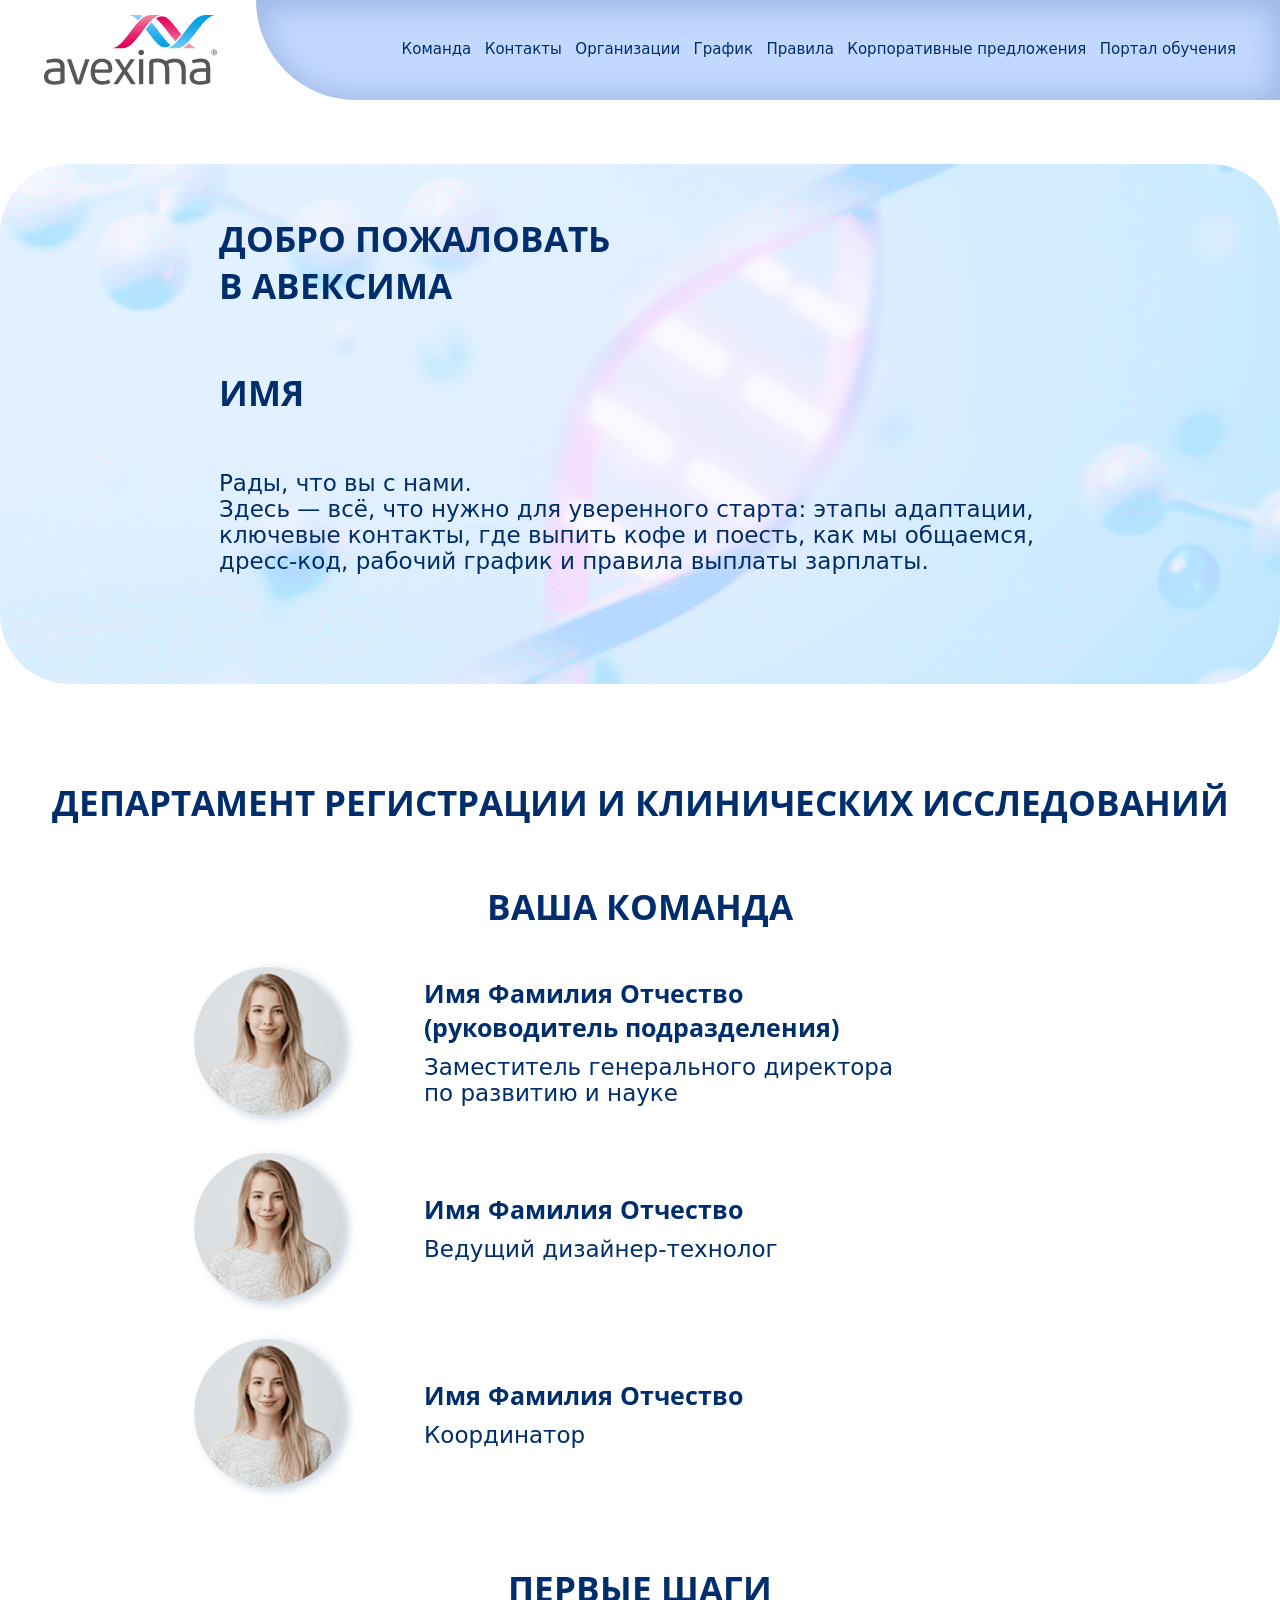
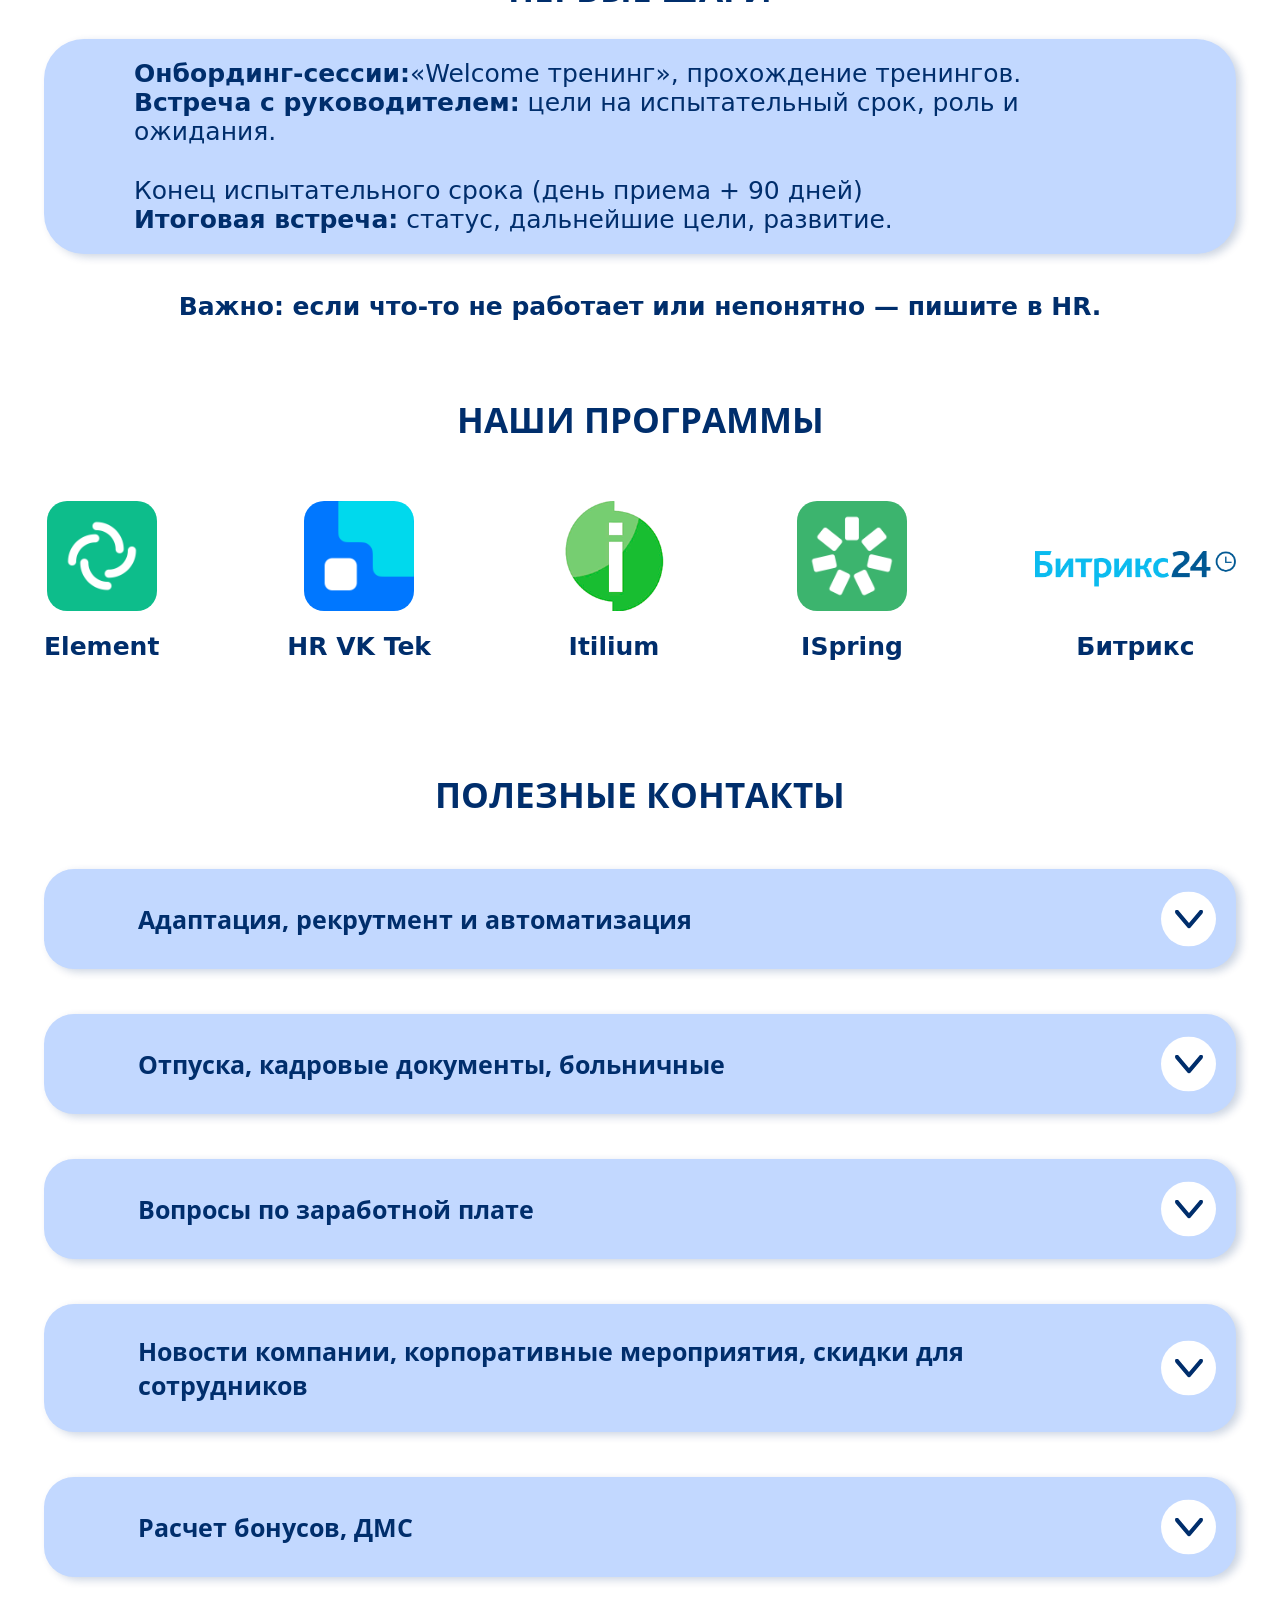
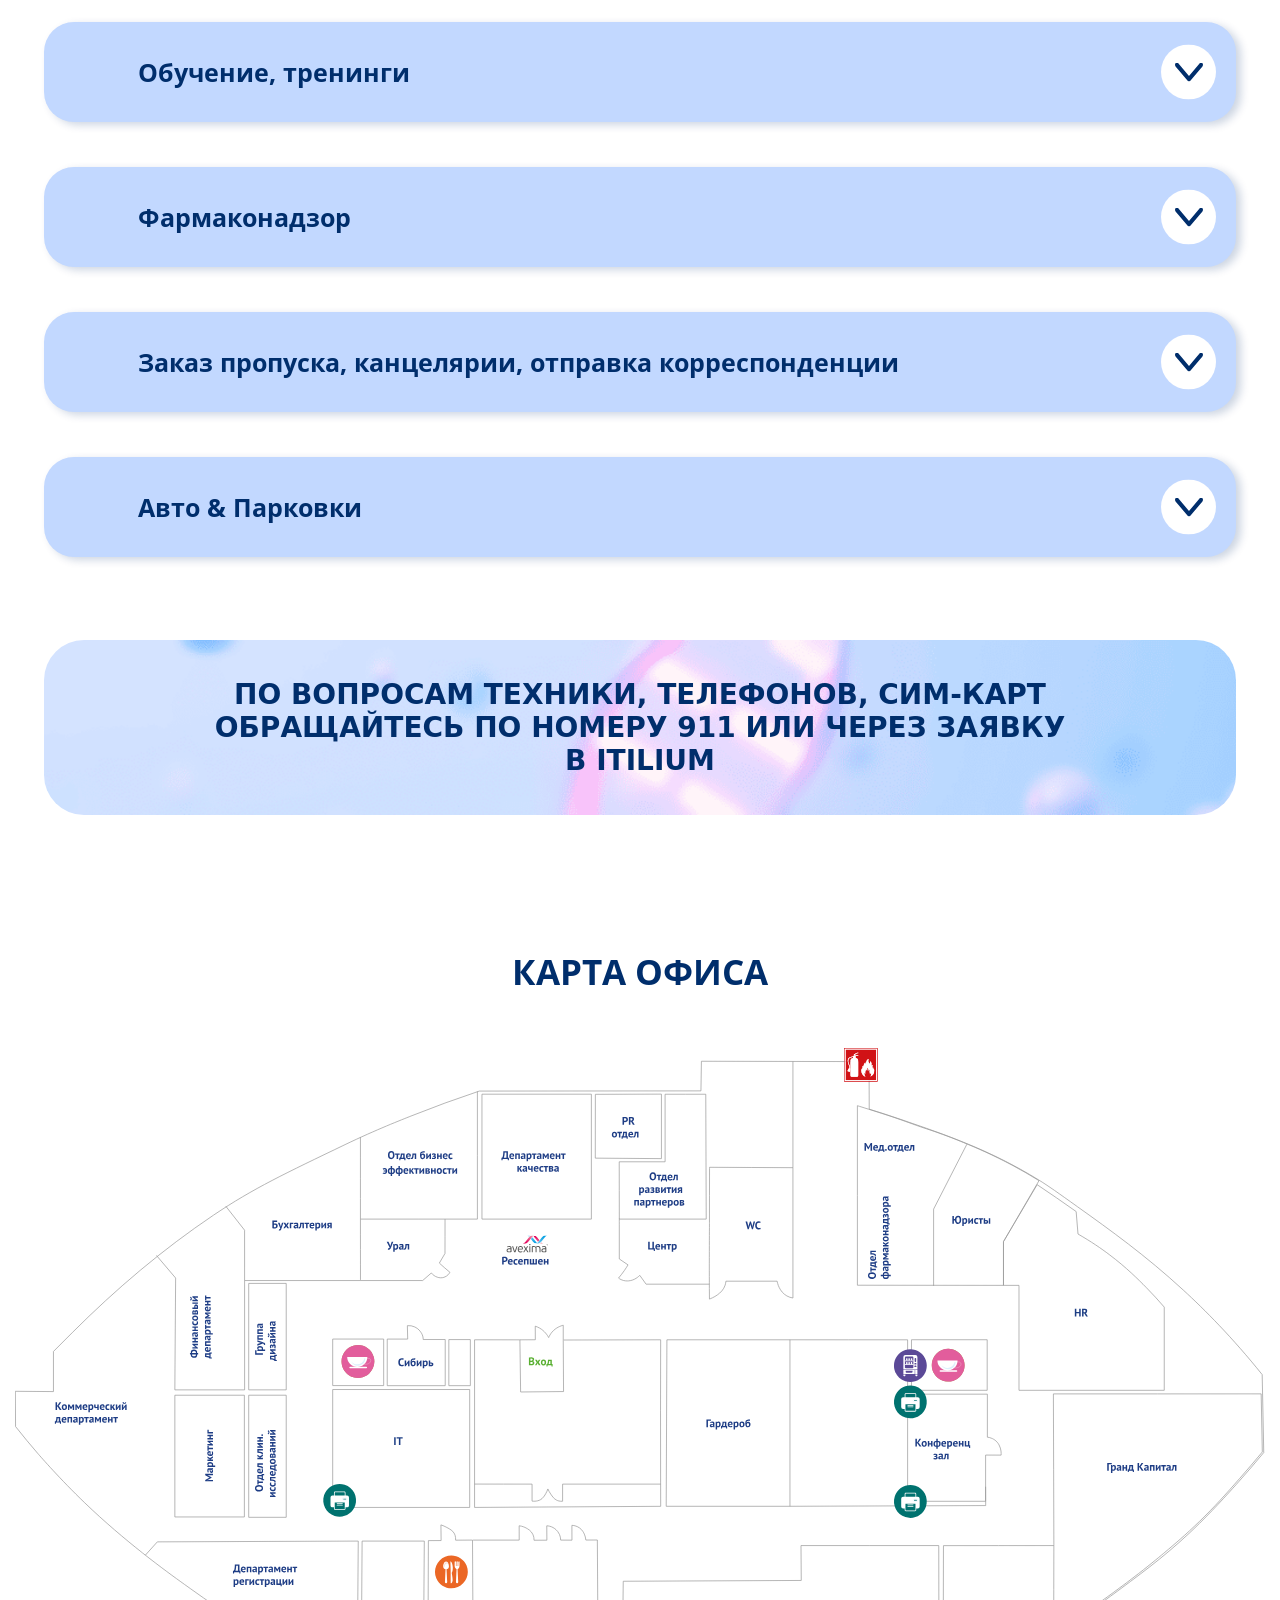
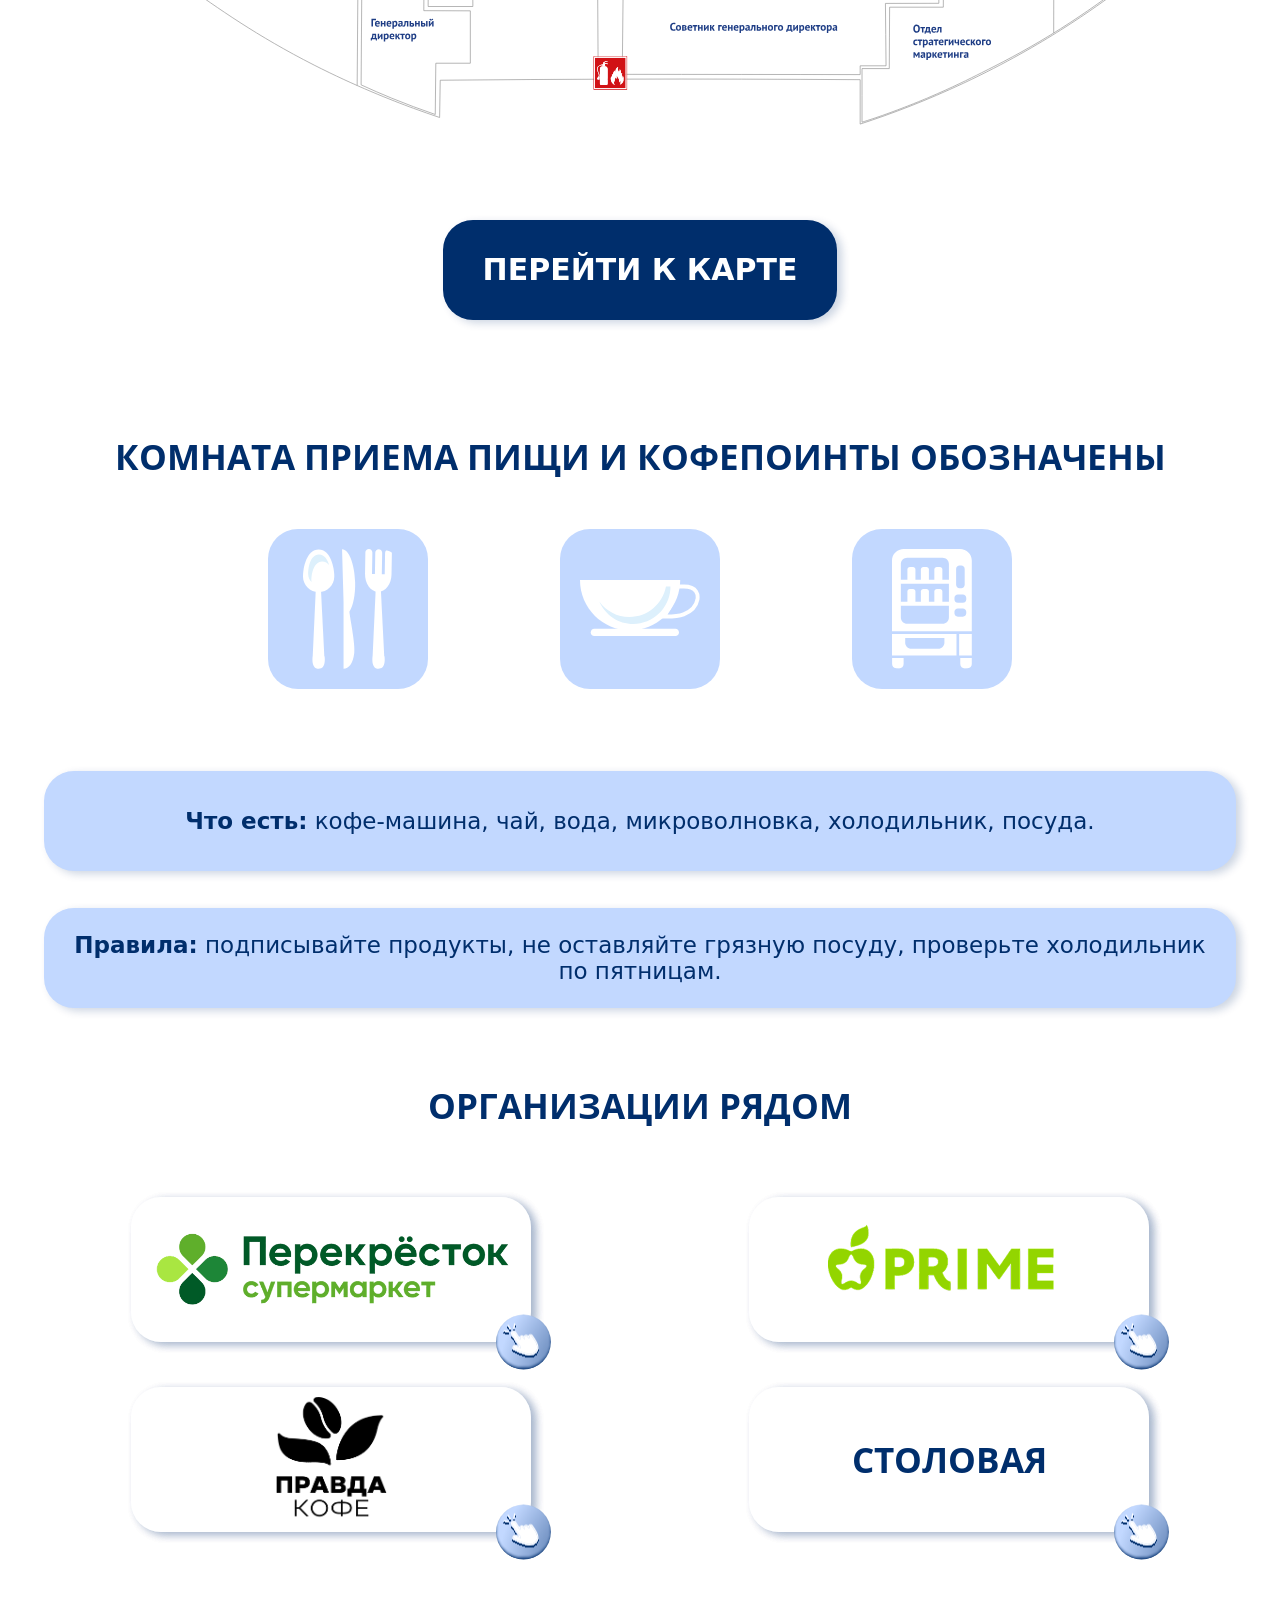
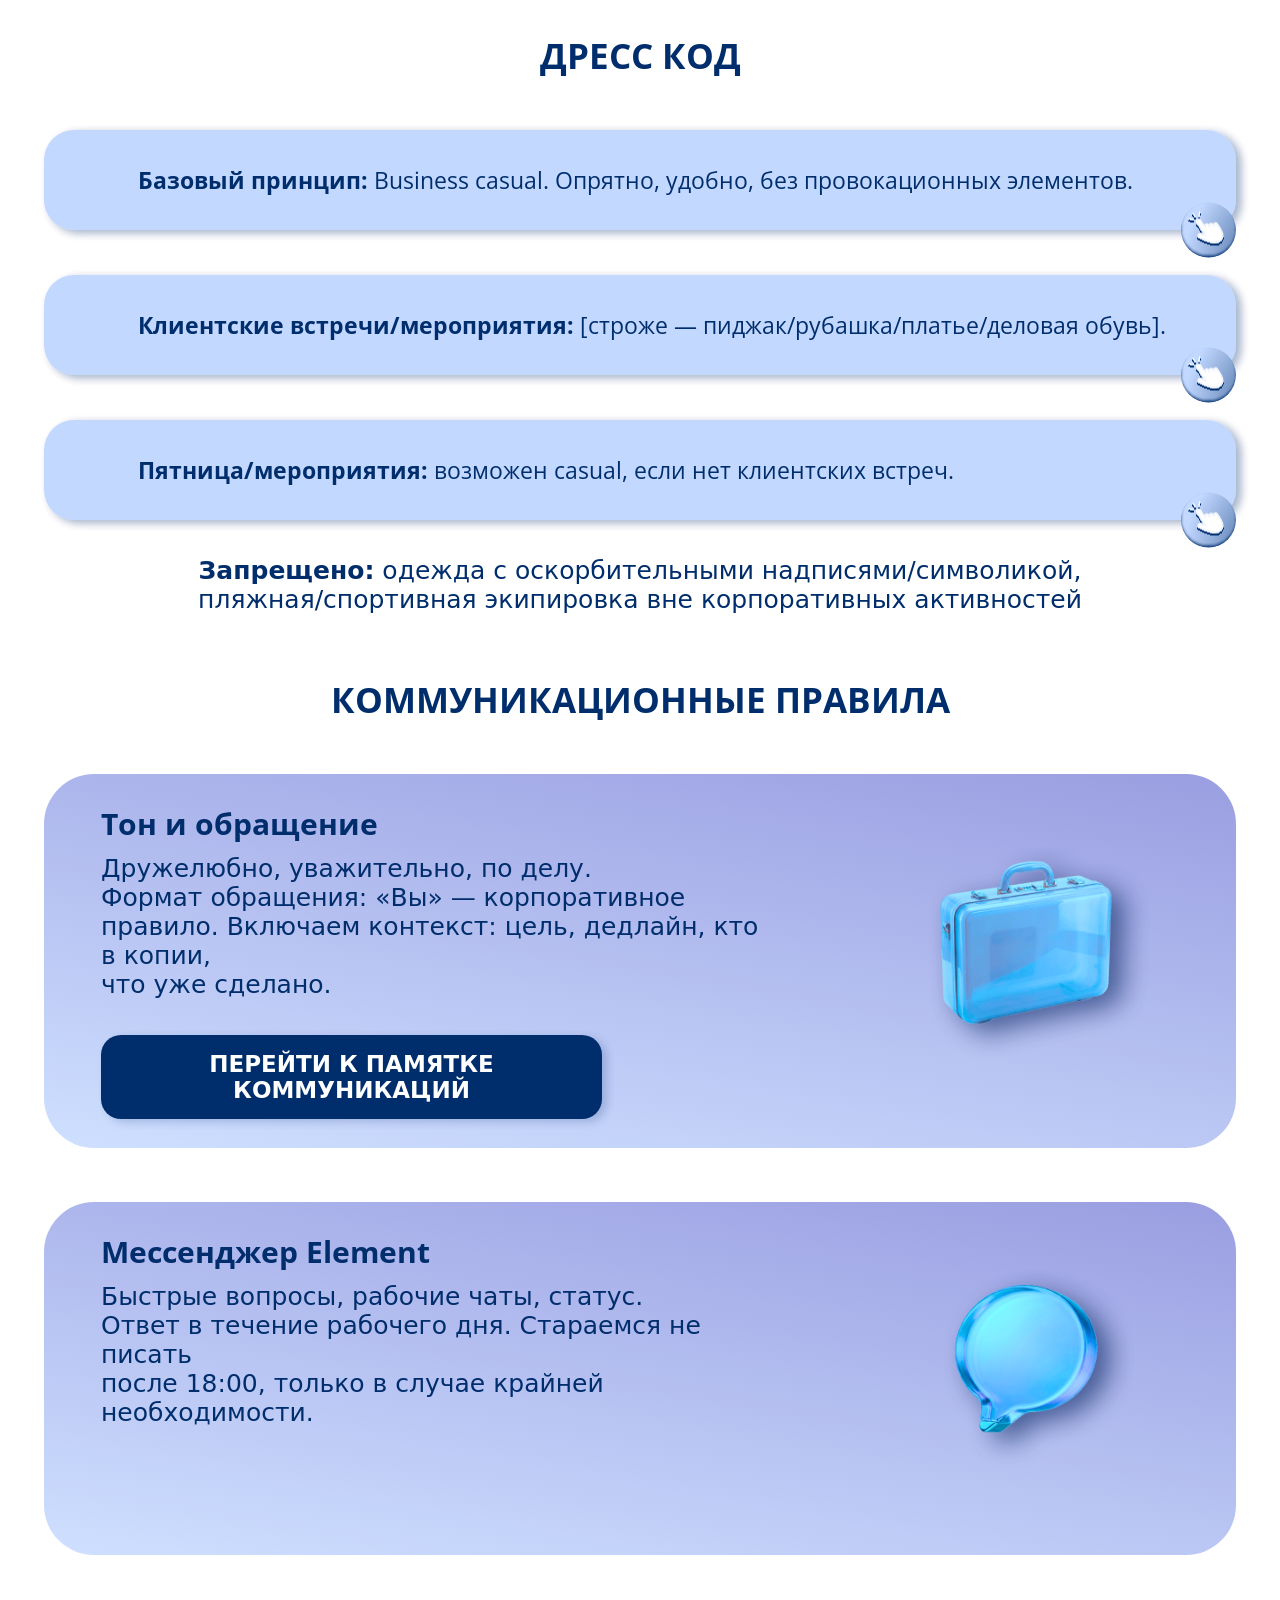
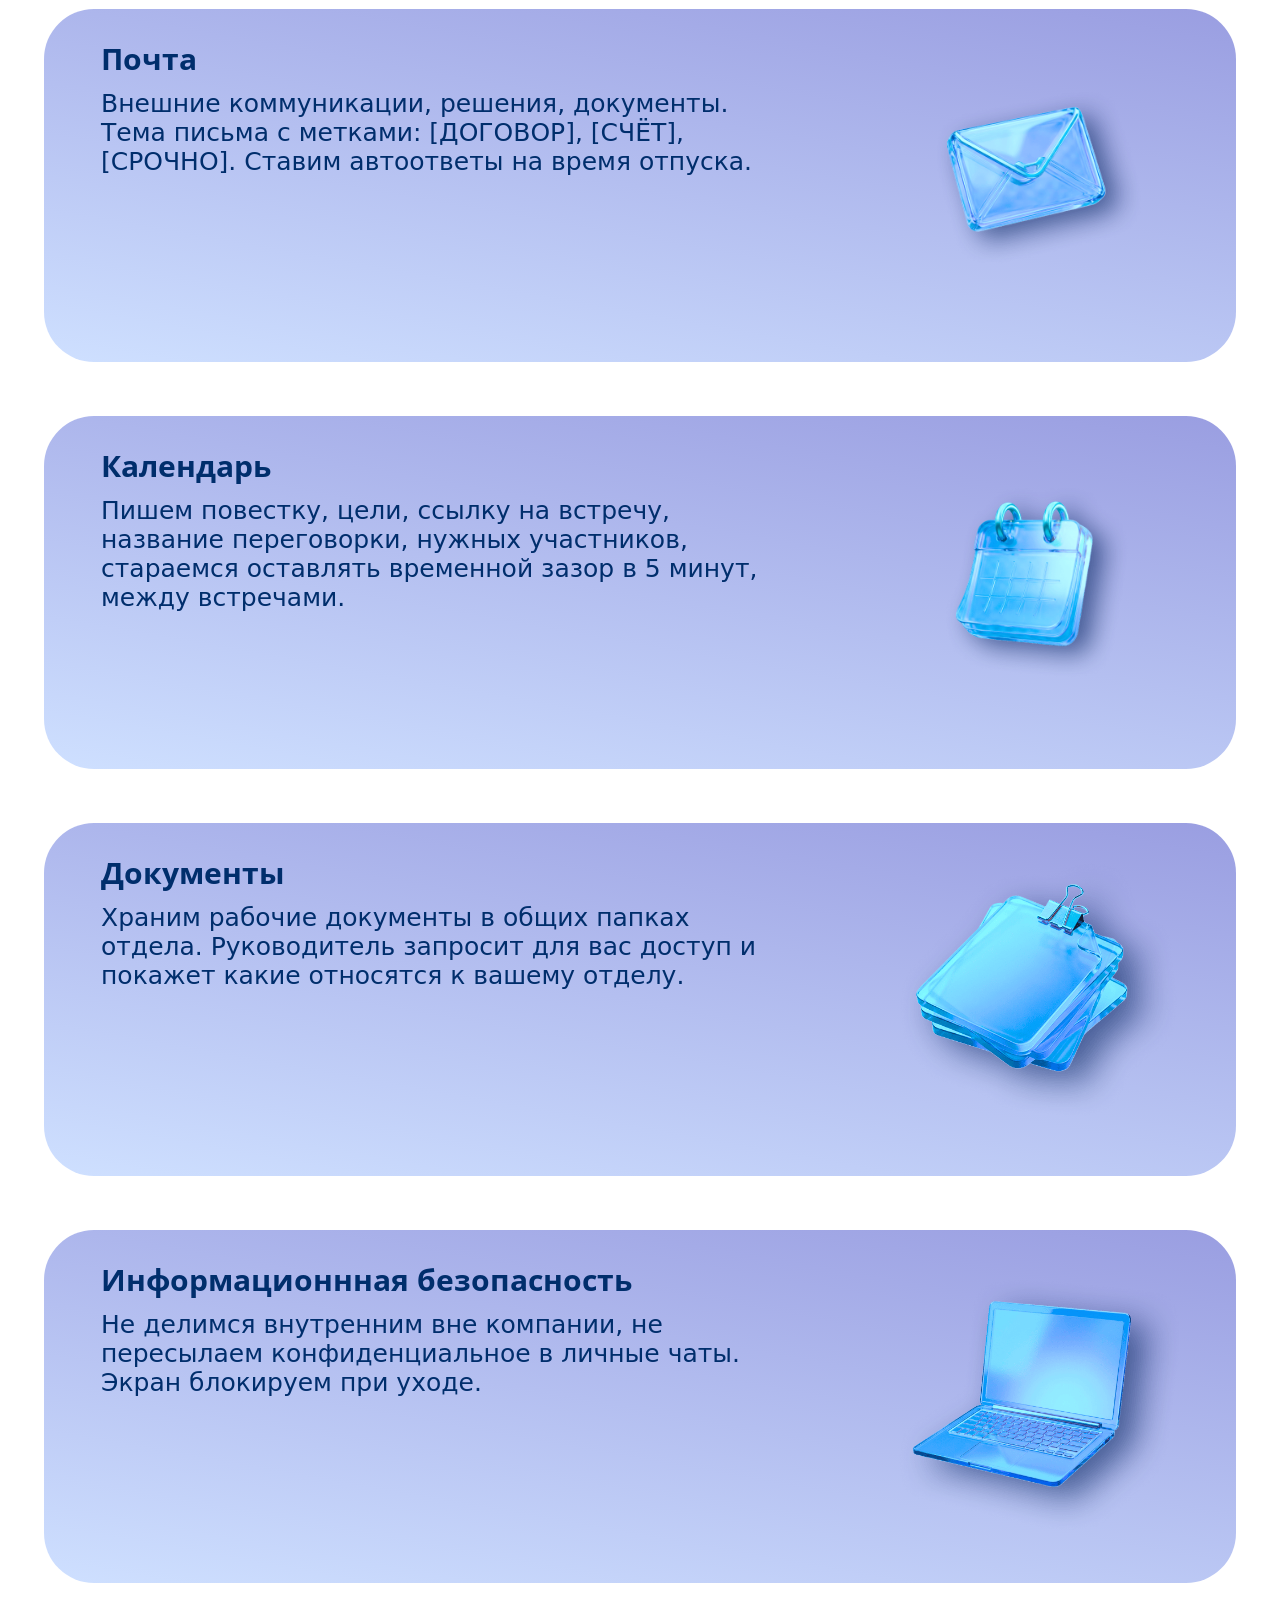
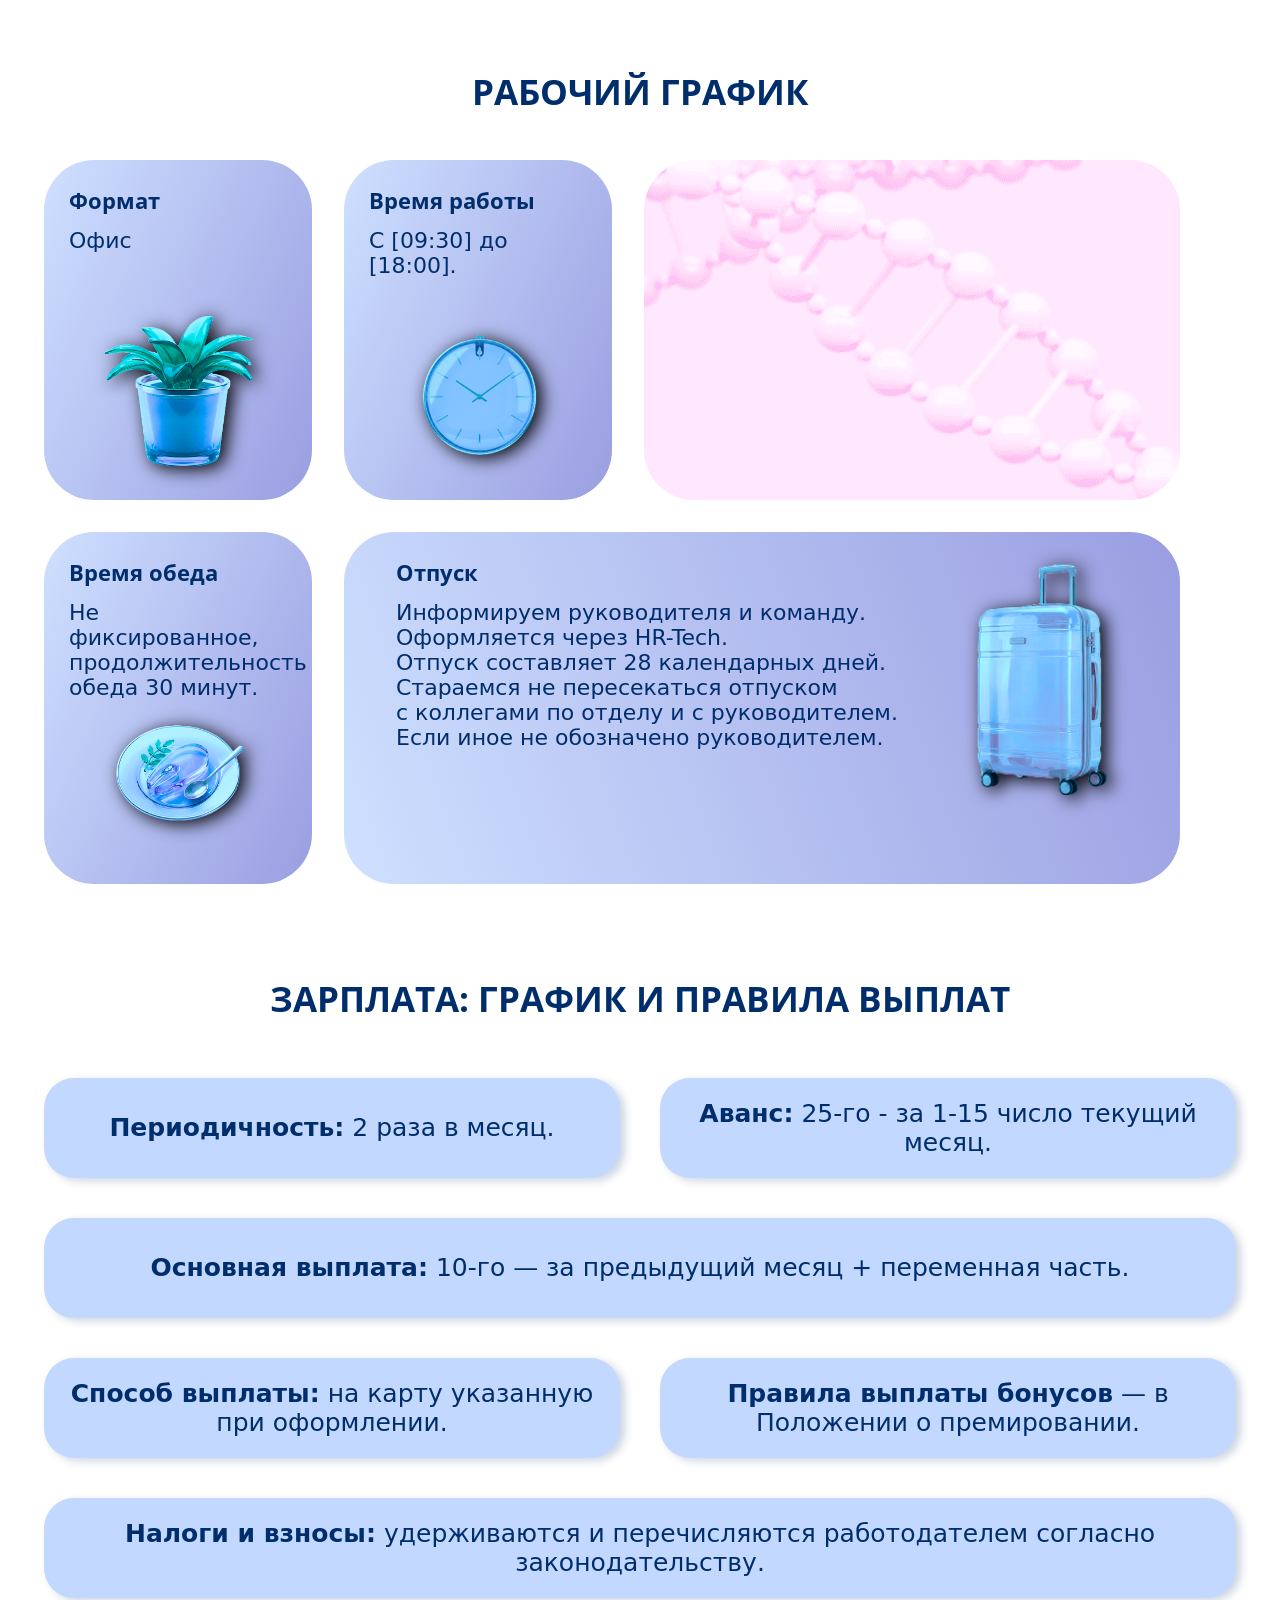
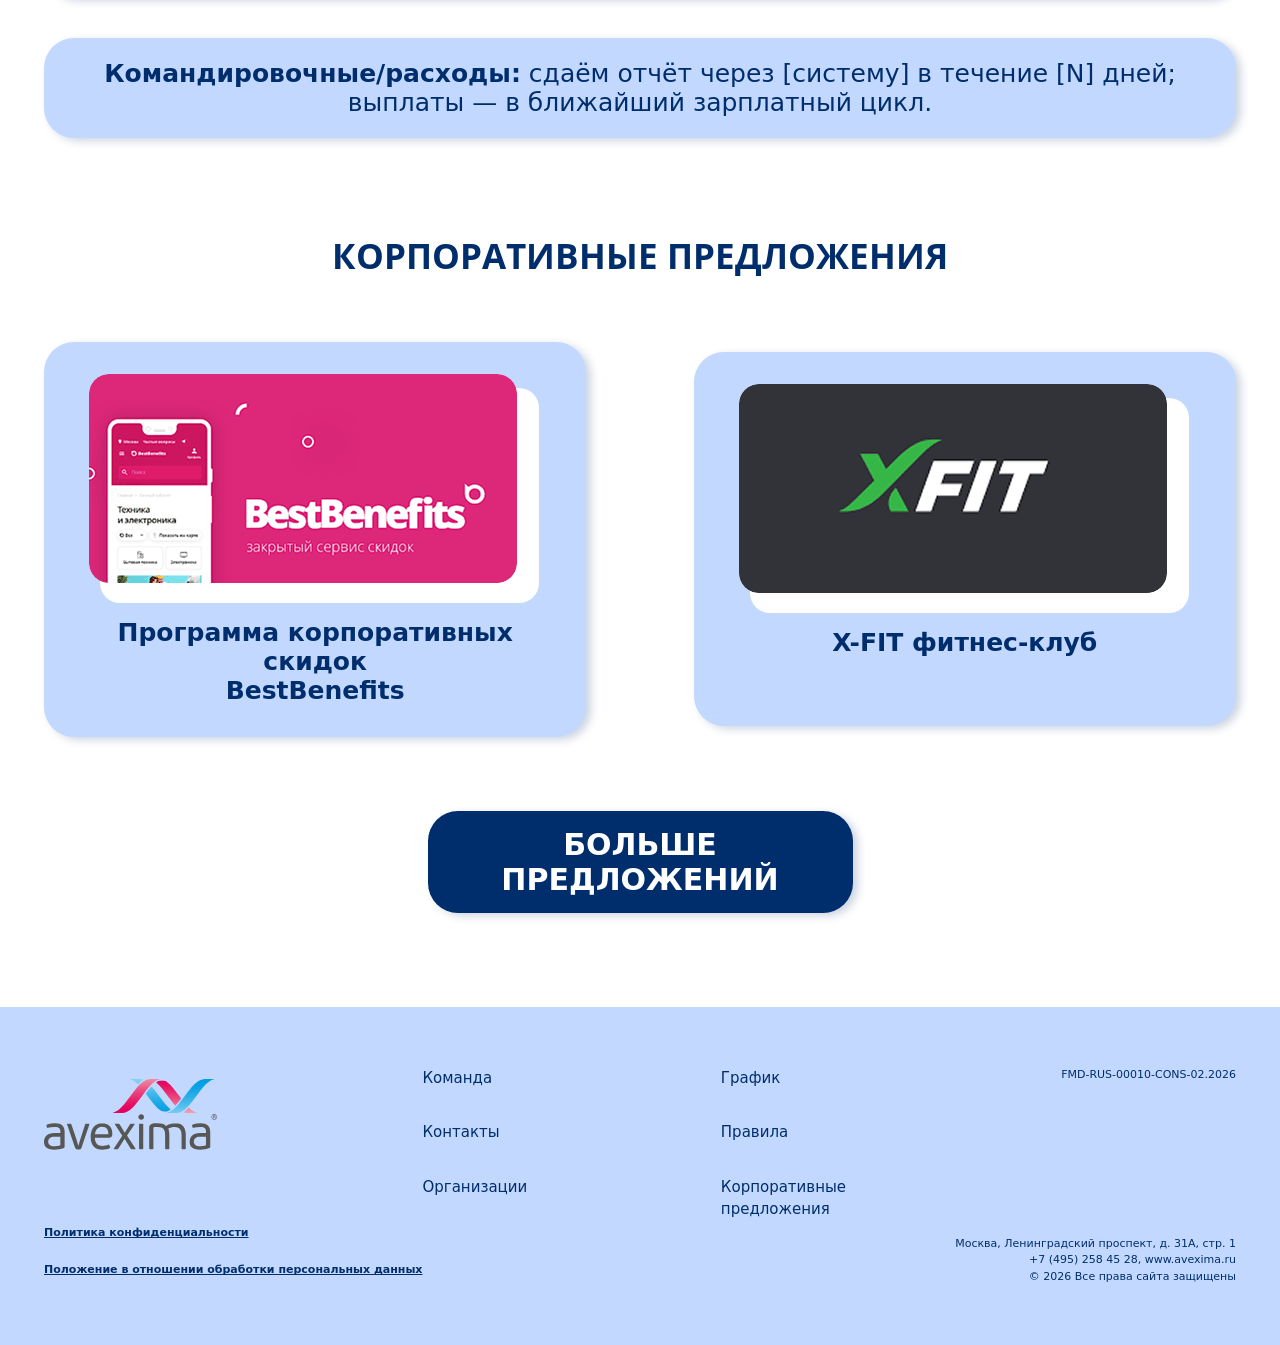
<file: index.html>
<!DOCTYPE html>
<html lang="ru">
<head>
	<meta charset="UTF-8">
	<meta name="viewport" content="width=device-width, initial-scale=1.0">
	<link rel="preconnect" href="https://fonts.googleapis.com">
	<link rel="preconnect" href="https://fonts.gstatic.com" crossorigin>
	<link href="https://fonts.googleapis.com/css2?family=Open+Sans:ital,wght@0,300..800;1,300..800&family=Roboto:ital,wght@0,100..900;1,100..900&display=swap" rel="stylesheet">
	<link rel="shortcut icon" href="icons/favicon.svg" type="image/x-icon">
	<link rel="stylesheet" href="style.css">
	<title>Страница нового сотрудника</title>
</head>
<body>

<div class="wrapper">
	<header class="header">
        <div class="container">
			<div class="header__main__wrapper">
				<div class="header__left">
                    <a href="#" class="header__logo">
						<img src="icons/logo.svg" alt="Avexima">
                    </a>
                </div>

				<div class="header__wrapper">
					<nav class="header__nav">
						<ul class="header__menu">
							<li class="header__list">
								<a href="#department" class="header__link">Команда</a>
							</li>

							<li class="header__list">
								<a class="header__link" href="#contacts">Контакты</a>
							</li>

							<li class="header__list">
								<a class="header__link" href="#organisations">Организации</a>
							</li>

							<li class="header__list">
								<a class="header__link" href="#work">График</a>
							</li>

							<li class="header__list">
								<a class="header__link" href="#rules">Правила</a>
							</li>

							<li class="header__list">
								<a href="#corporate" class="header__link">Корпоративные предложения</a>
							</li>

							<li class="header__list">
								<a href="html/educational-portal.html" class="header__link">Портал обучения</a>
							</li>
						</ul>
					</nav>
            	</div>

				<div class="burger__menu">
					<span class="burger__menu__line"></span>
					<span class="burger__menu__line"></span>
					<span class="burger__menu__line"></span>
				</div>
			</div>
		</div>
    </header>

    <main class="main">
		<section class="welcome">
			<div class="container container_main">
				<div class="welcome__wrapper">
					<h1 class="title title_main">Добро пожаловать <br> в Авексима</h1>
					<h2 class="title title_main title_welcome">Имя</h2>
					<p class="welcome__text">Рады, что вы с нами. <br> Здесь — всё, что нужно для уверенного старта: этапы адаптации, ключевые контакты, где выпить кофе и поесть, как мы общаемся, дресс-код, рабочий график и правила выплаты зарплаты.</p>
				</div>
			</div>
		</section>

		<section id="department" class="department">
			<div class="container">
				<h2 class="title">Департамент регистрации и клинических исследований</h2>
				<h3 class="title title_department">Ваша команда</h3>
				<div class="department__wrapper">
					<div class="department__item">
						<div class="department__img">
							<img src="img/department/department-img.png" alt="Имя Фамилия Отчество (руководитель подразделения)">
						</div>
						<div class="department__description">
							<h3 class="department__name">Имя Фамилия Отчество <br> (руководитель подразделения)</h3>
							<p class="department__text">Заместитель генерального директора <br> по развитию и науке</p>
						</div>
					</div>

					<div class="department__item">
						<div class="department__img">
							<img src="img/department/department-img.png" alt="Имя Фамилия Отчество">
						</div>
						<div class="department__description">
							<h3 class="department__name">Имя Фамилия Отчество</h3>
							<p class="department__text">Ведущий дизайнер-технолог</p>
						</div>
					</div>

					<div class="department__item">
						<div class="department__img">
							<img src="img/department/department-img.png" alt="Имя Фамилия Отчество">
						</div>
						<div class="department__description">
							<h3 class="department__name">Имя Фамилия Отчество</h3>
							<p class="department__text">Координатор</p>
						</div>
					</div>
				</div>
			</div>
		</section>

		<section class="steps">
			<div class="container">
				<h2 class="title">Первые шаги</h2>
				<div class="steps__wrapper">
					<div class="steps__item">
						<p class="steps__text">
							<b>Онбординг‑сессии:</b>&laquo;Welcome тренинг&raquo;, прохождение тренингов.
						</p>

						<p class="steps__text">
							<b>Встреча с руководителем:</b> цели на испытательный срок, роль и ожидания.
						</p>

						<p class="steps__text">
							Конец испытательного срока (день приема + 90 дней)
						</p>

						<p class="steps__text">
							<b>Итоговая встреча:</b> статус, дальнейшие цели, развитие.
						</p>
					</div>

					<div class="steps__info">Важно: если что‑то не работает или непонятно — пишите в HR.</div>
				</div>
			</div>
		</section>

		<section class="programs">
			<div class="container">
				<h2 class="title">Наши программы</h2>
				<div class="programs__wrapper">
					<div class="programs__item">
						<div class="programs__img">
							<img src="icons/Element.svg" alt="Element">
						</div>
						<p class="programs__text">Element</p>
					</div>

					<div class="programs__item">
						<div class="programs__img">
							<img src="icons/HR-VK-Tek.svg" alt="HR VK Tek">
						</div>
						<p class="programs__text">HR VK Tek</p>
					</div>

					<div class="programs__item">
						<div class="programs__img">
							<img src="icons/Itilium.svg" alt="Itilium">
						</div>
						<p class="programs__text">Itilium</p>
					</div>

					<div class="programs__item">
						<div class="programs__img">
							<img src="icons/ISpring.svg" alt="ISpring">
						</div>
						<p class="programs__text">ISpring</p>
					</div>

					<div class="programs__item">
						<div class="programs__img">
							<img src="icons/Bitrix24.png" alt="Битрикс">
						</div>
						<p class="programs__text">Битрикс</p>
					</div>
				</div>
			</div>
		</section>

		<section id="contacts" class="contacts">
			<div class="container">
				<h2 class="title">Полезные контакты</h2>
				<div class="accordeon__wrapper contacts__wrapper">
                    <div class="accordeon">
                        <div class="accordeon__item">
                            <h2 class="accordeon__header">Адаптация, рекрутмент и автоматизация</h2>
                        </div>

                        <div class="accordeon__description">
                            <div class="accordeon__description__item">
								<div class="accordeon__description__img">
									<img src="img/contacts/contacts-img.png" alt="Имя Фамилия">
								</div>

								<div class="accordeon__description__info">
									<h3 class="accordeon__description__header">Имя Фамилия</h3>
									<p class="accordeon__description__text">Начальник отдела <br> персонала</p>
								</div>
							</div>

							<div class="accordeon__description__item">
								<div class="accordeon__description__img">
									<img src="img/contacts/contacts-img.png" alt="Имя Фамилия">
								</div>

								<div class="accordeon__description__info">
									<h3 class="accordeon__description__header">Имя Фамилия</h3>
									<p class="accordeon__description__text">Руководитель группы <br> подбора <br> и адаптации персонала</p>
								</div>
							</div>

							<div class="accordeon__description__item">
								<div class="accordeon__description__img">
									<img src="img/contacts/contacts-img.png" alt="Имя Фамилия">
								</div>

								<div class="accordeon__description__info">
									<h3 class="accordeon__description__header">Имя Фамилия</h3>
									<p class="accordeon__description__text">Специалист по подбору <br> и адаптации персонала</p>
								</div>
							</div>

							<div class="accordeon__description__item">
								<div class="accordeon__description__img">
									<img src="img/contacts/contacts-img.png" alt="Имя Фамилия">
								</div>

								<div class="accordeon__description__info">
									<h3 class="accordeon__description__header">Имя Фамилия</h3>
									<p class="accordeon__description__text">Менеджер по подбору <br> и адаптации персонала</p>
								</div>
							</div>
                        </div>
                    </div>

					<div class="accordeon">
                        <div class="accordeon__item">
                            <h2 class="accordeon__header">Отпуска, кадровые документы, больничные</h2>
                        </div>

                        <div class="accordeon__description">
                            <div class="accordeon__description__item">
								<div class="accordeon__description__img">
									<img src="img/contacts/contacts-img.png" alt="Имя Фамилия">
								</div>

								<div class="accordeon__description__info">
									<h3 class="accordeon__description__header">Имя Фамилия</h3>
									<p class="accordeon__description__text">Руководитель группы кадрового <br> администрирования</p>
								</div>
							</div>

							<div class="accordeon__description__item">
								<div class="accordeon__description__img">
									<img src="img/contacts/contacts-img.png" alt="Имя Фамилия">
								</div>

								<div class="accordeon__description__info">
									<h3 class="accordeon__description__header">Имя Фамилия</h3>
									<p class="accordeon__description__text">Специалист <br> по кадровому администрированию</p>
								</div>
							</div>
                        </div>
                    </div>

					<div class="accordeon">
                        <div class="accordeon__item">
                            <h2 class="accordeon__header">Вопросы по заработной плате</h2>
                        </div>

                        <div class="accordeon__description">
                            <div class="accordeon__description__item">
								<div class="accordeon__description__img">
									<img src="img/contacts/contacts-img.png" alt="Имя Фамилия">
								</div>

								<div class="accordeon__description__info">
									<h3 class="accordeon__description__header">Имя Фамилия</h3>
									<p class="accordeon__description__text">Ведущий бухгалтер <br> по заработной плате</p>
								</div>
							</div>
                        </div>
                    </div>

					<div class="accordeon">
                        <div class="accordeon__item">
                            <h2 class="accordeon__header">Новости компании, корпоративные мероприятия, скидки для сотрудников</h2>
                        </div>

                        <div class="accordeon__description">
                            <div class="accordeon__description__item">
								<div class="accordeon__description__img">
									<img src="img/contacts/contacts-img.png" alt="Имя Фамилия">
								</div>

								<div class="accordeon__description__info">
									<h3 class="accordeon__description__header">Имя Фамилия</h3>
									<p class="accordeon__description__text">Менеджер по внутренним коммуникациям <br> и адаптации персонала</p>
								</div>
							</div>
                        </div>
                    </div>

					<div class="accordeon">
                        <div class="accordeon__item">
                            <h2 class="accordeon__header">Расчет бонусов, ДМС</h2>
                        </div>

                        <div class="accordeon__description">
                            <div class="accordeon__description__item">
								<div class="accordeon__description__img">
									<img src="img/contacts/contacts-img.png" alt="Имя Фамилия">
								</div>

								<div class="accordeon__description__info">
									<h3 class="accordeon__description__header">Имя Фамилия</h3>
									<p class="accordeon__description__text">Руководитель группы мотивации персонала</p>
								</div>
							</div>

							<div class="accordeon__description__item">
								<div class="accordeon__description__img">
									<img src="img/contacts/contacts-img.png" alt="Имя Фамилия">
								</div>

								<div class="accordeon__description__info">
									<h3 class="accordeon__description__header">Имя Фамилия</h3>
									<p class="accordeon__description__text">Заместитель <br> руководителя группы мотивации персонала</p>
								</div>
							</div>
                        </div>
                    </div>

					<div class="accordeon">
                        <div class="accordeon__item">
                            <h2 class="accordeon__header">Обучение, тренинги</h2>
                        </div>

                        <div class="accordeon__description">
                            <div class="accordeon__description__item">
								<div class="accordeon__description__img">
									<img src="img/contacts/contacts-img.png" alt="Имя Фамилия">
								</div>

								<div class="accordeon__description__info">
									<h3 class="accordeon__description__header">Имя Фамилия</h3>
									<p class="accordeon__description__text">Руководитель группы обучения и развития персонала</p>
								</div>
							</div>

							<div class="accordeon__description__item">
								<div class="accordeon__description__img">
									<img src="img/contacts/contacts-img.png" alt="Имя Фамилия">
								</div>

								<div class="accordeon__description__info">
									<h3 class="accordeon__description__header">Имя Фамилия</h3>
									<p class="accordeon__description__text">Менеджер <br> по развитию <br> и обучению персонала</p>
								</div>
							</div>
                        </div>
                    </div>

					<div class="accordeon">
                        <div class="accordeon__item">
                            <h2 class="accordeon__header">Фармаконадзор</h2>
                        </div>

                        <div class="accordeon__description">
                            <div class="accordeon__description__item">
								<div class="accordeon__description__img">
									<img src="img/contacts/contacts-img.png" alt="Имя Фамилия">
								</div>

								<div class="accordeon__description__info">
									<h3 class="accordeon__description__header">Имя Фамилия</h3>
									<p class="accordeon__description__text">Начальник отдела фармаконадзора</p>
								</div>
							</div>

							<div class="accordeon__description__item">
								<div class="accordeon__description__img">
									<img src="img/contacts/contacts-img.png" alt="Имя Фамилия">
								</div>

								<div class="accordeon__description__info">
									<h3 class="accordeon__description__header">Имя Фамилия</h3>
									<p class="accordeon__description__text">Специалист по фармаконадзору</p>
								</div>
							</div>
                        </div>
                    </div>

					<div class="accordeon">
                        <div class="accordeon__item">
                            <h2 class="accordeon__header">Заказ пропуска, канцелярии, отправка корреспонденции</h2>
                        </div>

                        <div class="accordeon__description">
                            <div class="accordeon__description__item">
								<div class="accordeon__description__img">
									<img src="img/contacts/contacts-img.png" alt="Имя Фамилия">
								</div>

								<div class="accordeon__description__info">
									<h3 class="accordeon__description__header">Имя Фамилия</h3>
									<p class="accordeon__description__text">Отдел<br> документационного обеспечения<br> и административно-хозяйственной<br> деятельности</p>
								</div>
							</div>

							<div class="accordeon__description__item">
								<div class="accordeon__description__img">
									<img src="img/contacts/contacts-img.png" alt="Имя Фамилия">
								</div>

								<div class="accordeon__description__info">
									<h3 class="accordeon__description__header">Имя Фамилия</h3>
									<p class="accordeon__description__text">Отдел<br> документационного обеспечения<br> и административно-хозяйственной<br> деятельности</p>
								</div>
							</div>

							<div class="accordeon__description__item">
								<div class="accordeon__description__img">
									<img src="img/contacts/contacts-img.png" alt="Имя Фамилия">
								</div>

								<div class="accordeon__description__info">
									<h3 class="accordeon__description__header">Имя Фамилия</h3>
									<p class="accordeon__description__text">Отдел<br> документационного обеспечения<br> и административно-хозяйственной<br> деятельности</p>
								</div>
							</div>
                        </div>
                    </div>

					<div class="accordeon">
                        <div class="accordeon__item">
                            <h2 class="accordeon__header">Авто & Парковки</h2>
                        </div>

                        <div class="accordeon__description">
                            <div class="accordeon__description__item">
								<div class="accordeon__description__img">
									<img src="img/contacts/contacts-img.png" alt="Имя Фамилия">
								</div>

								<div class="accordeon__description__info">
									<h3 class="accordeon__description__header">Имя Фамилия</h3>
									<p class="accordeon__description__text">Руководитель группы управления автопарком</p>
								</div>
							</div>
                        </div>
                    </div>
                </div>

				<div class="contacts__additional__info">
					По вопросам техники, телефонов, сим-карт обращайтесь по номеру 911 или через заявку в Itilium
				</div>
			</div>
		</section>

		<section class="map">
			<div class="container container_map">
				<h2 class="title">Карта офиса</h2>
				<div class="map__wrapper">
					<img src="img/map.svg" alt="Карта офиса">
				</div>

				<div class="map__block__btn">
					<a href="#" class="btn btn_map">Перейти к карте</a>
				</div>

				<div class="container">
					<div class="map__info">
						<h2 class="title">Комната приема пищи и кофепоинты обозначены</h2>

						<div class="map__info__wrapper">
							<div class="map__info__item">
								<img src="icons/cutlery.svg" alt="Столовые приборы">
							</div>

							<div class="map__info__item">
								<img src="icons/coffee.svg" alt="Кофе">
							</div>

							<div class="map__info__item">
								<img src="icons/coffee-machine.svg" alt="Кофе машина">
							</div>
						</div>

						<div class="map__info__wrapper map__info__wrapper_big">
							<div class="map__item">
								<p class="map__text"><b>Что есть:</b> кофе‑машина, чай, вода, микроволновка, холодильник, посуда.</p>
							</div>

							<div class="map__item">
								<p class="map__text"><b>Правила:</b> подписывайте продукты, не оставляйте грязную посуду, проверьте холодильник по пятницам.</p>
							</div>
						</div>
					</div>
				</div>
			</div>
		</section>

		<section id="organisations" class="organisations">
			<div class="container">
				<h2 class="title">Организации рядом</h2>
				<div class="accordeon__wrapper organisations__wrapper">
                    <div class="accordeon organisations__accordeon">
                        <div class="accordeon__item organisations__accordeon__item">
							<img src="img/organisations/supermarket.png" alt="Перекресток">
                        </div>

						<div class="accordeon__description organisations__accordeon__description">
							<h3 class="organisations__title">Супермаркет</h3>
							<ul class="organisations__menu">
								<li class="organisations__list">БЦ Монарх, -1 этаж</li>
								<li class="organisations__list">Ежедневно, 08:00 – 23:00</li>
							</ul>
						</div>
                    </div>

					<div class="accordeon organisations__accordeon">
                        <div class="accordeon__item organisations__accordeon__item">
							<img src="img/organisations/restaurant.png" alt="Prime">
                        </div>

                        <div class="accordeon__description organisations__accordeon__description">
							<h3 class="organisations__title">Кафе, ресторан</h3>
							<ul class="organisations__menu">
								<li class="organisations__list">БЦ Монарх, 1 этаж</li>
								<li class="organisations__list">Пн-пт, 08:00 – 20:00</li>
							</ul>
                        </div>
                    </div>

					<div class="accordeon organisations__accordeon">
                        <div class="accordeon__item organisations__accordeon__item">
							<img src="img/organisations/cafe.png" alt="Правда кофе">
                        </div>

                        <div class="accordeon__description organisations__accordeon__description">
							<h3 class="organisations__title">Кофейня, кафе</h3>
							<ul class="organisations__menu">
								<li class="organisations__list">БЦ Монарх, 1 этаж</li>
								<li class="organisations__list">Ежедневно, 08:00 – 20:00</li>
								<li class="organisations__list">Скидка для сотрудников компании по кодовому слову &laquo;Гранд Капитал&raquo;</li>
							</ul>
                        </div>
                    </div>

					<div class="accordeon organisations__accordeon">
                        <div class="accordeon__item organisations__accordeon__item">
							<h3 class="accordeon__header organisations__accordeon__header">Столовая</h3>
                        </div>

                        <div class="accordeon__description organisations__accordeon__description">
							<h3 class="organisations__title">Столовая, кафе</h3>
							<ul class="organisations__menu">
								<li class="organisations__list">БЦ Монарх, 3 этаж</li>
								<li class="organisations__list">Ежедневно, 10:00 – 17:00</li>
							</ul>
                        </div>
                    </div>
                </div>
			</div>
		</section>

		<section class="dress__code">
			<div class="container">
				<h2 class="title">Дресс код</h2>
				<div class="accordeon__wrapper dress__code__wrapper">
					<div class="accordeon accordeon_dress__code">
						<div class="accordeon__item accordeon__item_dress__code">
							<h2 class="accordeon__header accordeon__header_dress__code">Базовый принцип:
								<span class="accordeon__header__span">Business casual. Опрятно, удобно, без провокационных элементов.</span>
							</h2>
						</div>

						<div class="accordeon__description accordeon__description_dress__code">
							<div class="accordeon__description__item accordeon__description__item_dress__code">
								<img src="img/dress-code/business-casual-img-1.png" alt="Business casual">
							</div>

							<div class="accordeon__description__item accordeon__description__item_dress__code">
								<img src="img/dress-code/business-casual-img-2.png" alt="Business casual">
							</div>

							<div class="accordeon__description__item accordeon__description__item_dress__code">
								<img src="img/dress-code/business-casual-img-3.png" alt="Business casual">
							</div>

							<div class="accordeon__description__item accordeon__description__item_dress__code">
								<img src="img/dress-code/business-casual-img-4.png" alt="Business casual">
							</div>
						</div>
					</div>

					<div class="accordeon accordeon_dress__code">
						<div class="accordeon__item accordeon__item_dress__code">
							<h2 class="accordeon__header accordeon__header_dress__code">Клиентские встречи/мероприятия:
								<span class="accordeon__header__span">[строже — пиджак/рубашка/платье/деловая обувь].</span>
							</h2>
						</div>

						<div class="accordeon__description accordeon__description_dress__code">
							<div class="accordeon__description__item accordeon__description__item_dress__code">
								<img src="img/dress-code/client-meetings-img-1.png" alt="Клиентские встречи/мероприятия">
							</div>

							<div class="accordeon__description__item accordeon__description__item_dress__code">
								<img src="img/dress-code/client-meetings-img-2.png" alt="Клиентские встречи/мероприятия">
							</div>

							<div class="accordeon__description__item accordeon__description__item_dress__code">
								<img src="img/dress-code/client-meetings-img-3.png" alt="Клиентские встречи/мероприятия">
							</div>

							<div class="accordeon__description__item accordeon__description__item_dress__code">
								<img src="img/dress-code/client-meetings-img-4.png" alt="Клиентские встречи/мероприятия">
							</div>
						</div>
					</div>

					<div class="accordeon accordeon_dress__code">
						<div class="accordeon__item accordeon__item_dress__code">
							<h2 class="accordeon__header accordeon__header_dress__code">Пятница/мероприятия:
								<span class="accordeon__header__span">возможен casual, если нет клиентских встреч.</span>
							</h2>
						</div>

						<div class="accordeon__description accordeon__description_dress__code">
							<div class="accordeon__description__item accordeon__description__item_dress__code">
								<img src="img/dress-code/friday-img-1.png" alt="Пятница/мероприятия">
							</div>

							<div class="accordeon__description__item accordeon__description__item_dress__code">
								<img src="img/dress-code/friday-img-2.png" alt="Пятница/мероприятия">
							</div>

							<div class="accordeon__description__item accordeon__description__item_dress__code">
								<img src="img/dress-code/friday-img-3.png" alt="Пятница/мероприятия">
							</div>

							<div class="accordeon__description__item accordeon__description__item_dress__code">
								<img src="img/dress-code/friday-img-4.png" alt="Пятница/мероприятия">
							</div>
						</div>
					</div>
                </div>

				<div class="dress__code__info">
					<p class="dress__code__text">
						<b>Запрещено:</b> одежда с оскорбительными надписями/символикой, <br> пляжная/спортивная экипировка вне корпоративных активностей
					</p>
				</div>
			</div>
		</section>

		<section id="rules" class="rules">
			<div class="container">
				<h2 class="title">Коммуникационные правила</h2>
				<div class="rules__wrapper">
					<div class="rules__item">
						<div class="rules__info">
							<h3 class="rules__title">Тон и обращение</h3>
							<p class="rules__text">Дружелюбно, уважительно, по делу. <br> Формат обращения: &laquo;Вы&raquo; — корпоративное правило. Включаем контекст: цель, дедлайн, кто в копии, <br> что уже сделано.</p>

							<div class="rules__block__btn">
								<a href="#" class="btn btn_rules">Перейти к памятке коммуникаций</a>
							</div>
						</div>

						<div class="rules__img">
							<img src="img/rules/rules-img-1.png" alt="Чемодан">
						</div>
					</div>

					<div class="rules__item">
						<div class="rules__info">
							<h3 class="rules__title">Мессенджер Element</h3>
							<p class="rules__text">Быстрые вопросы, рабочие чаты, статус. <br> Ответ в течение рабочего дня. Стараемся не писать <br> после 18:00, только в случае крайней необходимости.</p>
						</div>

						<div class="rules__img">
							<img src="img/rules/rules-img-2.png" alt="Сообщение">
						</div>
					</div>

					<div class="rules__item">
						<div class="rules__info">
							<h3 class="rules__title">Почта</h3>
							<p class="rules__text">Внешние коммуникации, решения, документы. <br> Тема письма с метками: [ДОГОВОР], [СЧЁТ], <br> [СРОЧНО]. Cтавим автоответы на время отпуска.</p>
						</div>

						<div class="rules__img">
							<img src="img/rules/rules-img-3.png" alt="Почта">
						</div>
					</div>

					<div class="rules__item">
						<div class="rules__info">
							<h3 class="rules__title">Календарь</h3>
							<p class="rules__text">Пишем повестку, цели, ссылку на встречу, название переговорки, нужных участников, стараемся оставлять временной зазор в 5 минут, между встречами.</p>
						</div>

						<div class="rules__img">
							<img src="img/rules/rules-img-4.png" alt="Календарь">
						</div>
					</div>

					<div class="rules__item">
						<div class="rules__info">
							<h3 class="rules__title">Документы</h3>
							<p class="rules__text">Храним рабочие документы в общих папках отдела. Руководитель запросит для вас доступ и покажет какие относятся к вашему отделу.</p>
						</div>

						<div class="rules__img">
							<img src="img/rules/rules-img-5.png" alt="Документы">
						</div>
					</div>

					<div class="rules__item">
						<div class="rules__info">
							<h3 class="rules__title">Информационнная безопасность</h3>
							<p class="rules__text">Не делимся внутренним вне компании, не пересылаем конфиденциальное в личные чаты. Экран блокируем при уходе.</p>
						</div>

						<div class="rules__img">
							<img src="img/rules/rules-img-6.png" alt="Ноутбук">
						</div>
					</div>
				</div>

				<div class="rules__modal">
					<div class="rules__modal__close"></div>
					<h2 class="rules__modal__title">Наши правила коммуникации</h2>
					<h3 class="rules__modal__subtitle">В этой памятке собрана информация, как мы общаемся <br> с сотрудниками в почте и офисе</h3>
					<div class="rules__modal__wrapper">
						<div class="rules__modal__item">
							<h4 class="rules__modal__menu__title">Почта</h4>
							<ul class="rules__modal__menu">
								<li class="rules__modal__list">Корпоративный шрифт — Tahoma</li>
								<li class="rules__modal__list">Отвечаем на письмо в течение 1 дня</li>
								<li class="rules__modal__list">Если не знаем, что ответить, уточняем у коллег, кому направить письмо</li>
								<li class="rules__modal__list">Указываем тему письма</li>
								<li class="rules__modal__list">Начинаем письмо с фразы: &laquo;Добрый день, имя!; Добрый день, коллеги!&raquo;</li>
								<li class="rules__modal__list">В конца письма должна быть подпись</li>
								<li class="rules__modal__list">В копию ставим только сотрудников, ответственных за задачу</li>
								<li class="rules__modal__list">Все договоренности фиксируем в письменном виде, указываем сроки задач</li>
								<li class="rules__modal__list">Не пересылаем рабочие материалы на личную почту</li>
								<li class="rules__modal__list">Когда вы находитесь в отпуске установите автоответ в почте и заранее сообщите об отпуске коллегам</li>
							</ul>
						</div>

						<div class="rules__modal__item">
							<h4 class="rules__modal__menu__title">Офис</h4>
							<ul class="rules__modal__menu">
								<li class="rules__modal__list">Здороваемся с коллегами, даже если не знакомы</li>
								<li class="rules__modal__list">Обращаемся на &laquo;Вы&raquo; к руководителям, с коллегами на &laquo;ты&raquo;</li>
							</ul>
						</div>

						<div class="rules__modal__item">
							<h4 class="rules__modal__menu__title">Встречи</h4>
							<ul class="rules__modal__menu">
								<li class="rules__modal__list">Бронируем для встреч переговорную на Корпоративном портале, указываем забронированную переговорную в письме</li>
								<li class="rules__modal__list">Приходим вовремя, не опаздываем</li>
								<li class="rules__modal__list">Оставляем люфт для следующей встречи 5 минут</li>
								<li class="rules__modal__list">Реагируем на приглашение на встречу в Outlook: принимаем, предлагаем альтернативное время или отклоняем с указанием причины</li>
								<li class="rules__modal__list">Указываем повестку в теме письма</li>
								<li class="rules__modal__list">Прикрепляем вложения, чтобы коллеги успели ознакомиться <br> с материалами до встречи</li>
							</ul>
						</div>

						<div class="rules__modal__item">
							<h4 class="rules__modal__menu__title">Что не делаем</h4>
							<ul class="rules__modal__menu">
								<li class="rules__modal__list">Не игнорируем коллег</li>
								<li class="rules__modal__list">Не обсуждаем рабочие вопросы в коридоре</li>
							</ul>
						</div>
					</div>
				</div>
			</div>
		</section>

		<section id="work" class="work">
			<div class="container">
				<h2 class="title">Рабочий график</h2>
				<div class="work__wrapper">
					<div class="work__item">
						<div class="work__info">
							<h3 class="work__title">Формат</h3>
							<p class="work__text">Офис</p>
						</div>

						<div class="work__img">
							<img src="img/work/work-img-1.png" alt="Цветок">
						</div>
					</div>

					<div class="work__item">
						<div class="work__info">
							<h3 class="work__title">Время работы</h3>
							<p class="work__text">С [09:30] до [18:00].</p>
						</div>

						<div class="work__img">
							<img src="img/work/work-img-2.png" alt="Часы">
						</div>
					</div>

					<div class="work__item"></div>

					<div class="work__item">
						<div class="work__info">
							<h3 class="work__title">Время обеда</h3>
							<p class="work__text">Не фиксированное, продолжительность обеда 30 минут.</p>
						</div>

						<div class="work__img">
							<img src="img/work/work-img-3.png" alt="Тарелка">
						</div>
					</div>

					<div class="work__item">
						<div class="work__info">
							<h3 class="work__title">Отпуск</h3>
							<p class="work__text">Информируем руководителя и команду. Оформляется через HR-Tech. <br> Отпуск составляет 28 календарных дней. <br> Стараемся не пересекаться отпуском <br> с коллегами по отделу и с руководителем. <br> Если иное не обозначено руководителем.</p>
						</div>

						<div class="work__img">
							<img src="img/work/work-img-4.png" alt="Чемодан">
						</div>
					</div>
				</div>
			</div>
		</section>

        <section class="salary">
            <div class="container">
				<h2 class="title">Зарплата: График и правила выплат</h2>
				<div class="salary__wrapper">
					<div class="salary__item">
						<p class="salary__text">
							<b>Периодичность:</b> 2 раза в месяц.
						</p>
					</div>

					<div class="salary__item">
						<p class="salary__text">
							<b>Аванс:</b> 25-го - за 1-15 число текущий месяц.
						</p>
					</div>

					<div class="salary__item">
						<p class="salary__text">
							<b>Основная выплата:</b> 10-го — за предыдущий месяц + переменная часть.
						</p>
					</div>

					<div class="salary__item">
						<p class="salary__text">
							<b>Способ выплаты:</b> на карту указанную <br> при оформлении.
						</p>
					</div>

					<div class="salary__item">
						<p class="salary__text">
							<b>Правила выплаты бонусов</b> — в Положении о премировании.
						</p>
					</div>

					<div class="salary__item">
						<p class="salary__text">
							<b>Налоги и взносы:</b> удерживаются и перечисляются работодателем согласно <br> законодательству.
						</p>
					</div>

					<div class="salary__item">
						<p class="salary__text">
							<b>Командировочные/расходы:</b> сдаём отчёт через [систему] в течение [N] дней; <br> выплаты — в ближайший зарплатный цикл.
						</p>
					</div>
				</div>
			</div>
        </section>

		<section id="corporate" class="corporate">
			<div class="container">
				<h2 class="title">Корпоративные предложения</h2>
				<div class="corporate__wrapper">
					<div class="corporate__item">
						<div class="corporate__img">
							<img src="img/corporate/corporate-img-1.png" alt="Программа корпоративных скидок BestBenefits">
						</div>

						<a href="#" class="corporate__link">Программа корпоративных скидок <br> BestBenefits</a>
					</div>

					<div class="corporate__item">
						<div class="corporate__img">
							<img src="img/corporate/corporate-img-2.png" alt="X-FIT фитнес-клуб">
						</div>

						<a href="#" class="corporate__link">X-FIT фитнес-клуб</a>
					</div>
				</div>

				<div class="corporate__block__btn">
					<a href="#" class="btn">Больше предложений</a>
				</div>
			</div>
		</section>

		<footer class="footer">
			<div class="container">
				<div class="footer__wrapper">
					<div class="footer__logo">
						<img src="icons/logo.svg" alt="Avexima">
					</div>

					<p class="footer__text">FMD-RUS-00010-CONS-02.2026</p>

					<div class="footer__block__links">
						<a href="#" class="footer__additional__link">Политика конфиденциальности</a>
						<a href="#" class="footer__additional__link">Положение в отношении обработки персональных данных</a>
					</div>

					<div class="footer__center">
						<ul class="footer__menu">
							<li class="footer__list">
								<a href="#department" class="footer__link">Команда</a>
							</li>

							<li class="footer__list">
								<a href="#work" class="footer__link">График</a>
							</li>

							<li class="footer__list">
								<a href="#contacts" class="footer__link">Контакты</a>
							</li>

							<li class="footer__list">
								<a href="#rules" class="footer__link">Правила</a>
							</li>

							<li class="footer__list">
								<a href="#organisations" class="footer__link">Организации</a>
							</li>

							<li class="footer__list">
								<a href="#corporate" class="footer__link">Корпоративные предложения</a>
							</li>
						</ul>
					</div>

					<p class="footer__text footer__text_right">Москва, Ленинградский проспект, д. 31А, стр. 1 <br> +7 (495) 258 45 28, www.avexima.ru <br> &copy; 2026 Все права сайта защищены</p>
				</div>
			</div>
    	</footer>
    </main>
</div>


<script src="js/burger-menu-scroll-link.js"></script>
<script src="js/accordeon.js"></script>
<script src="js/modal.js"></script>
</body>
</html>
</file>
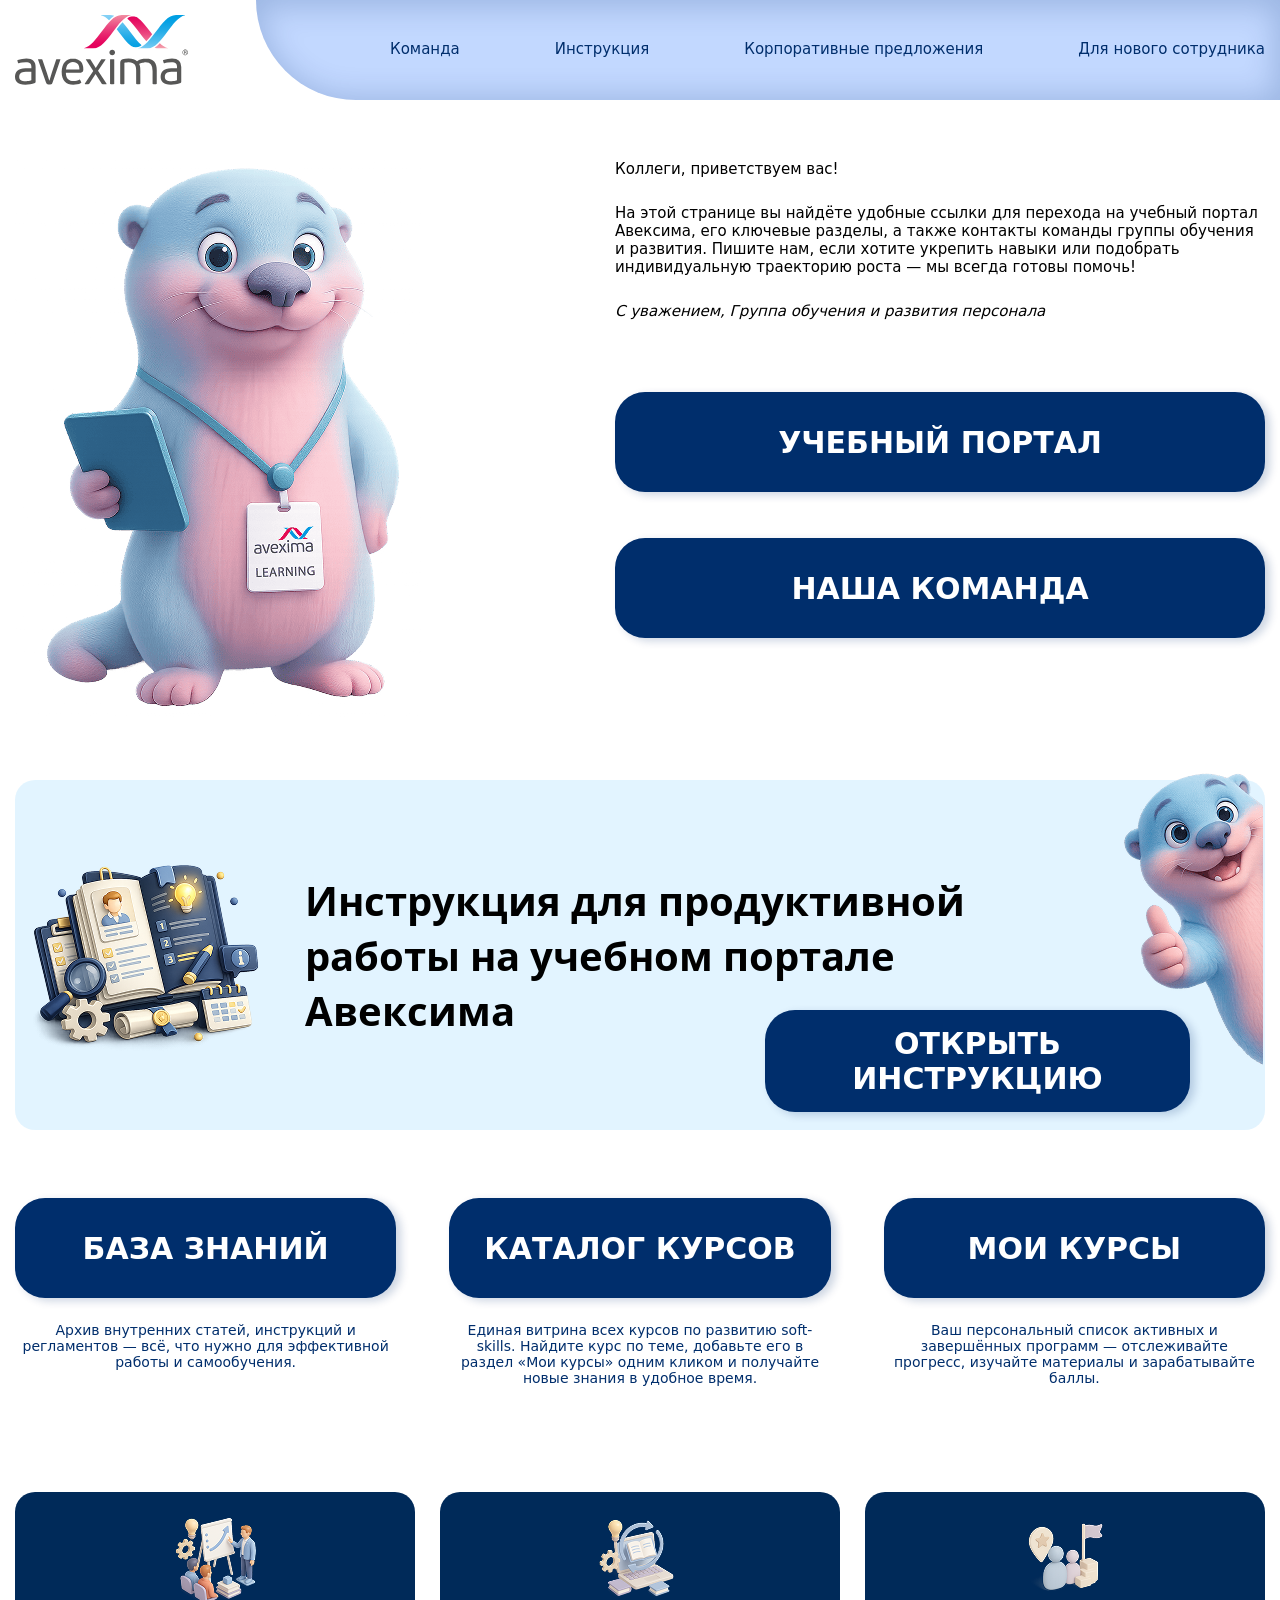
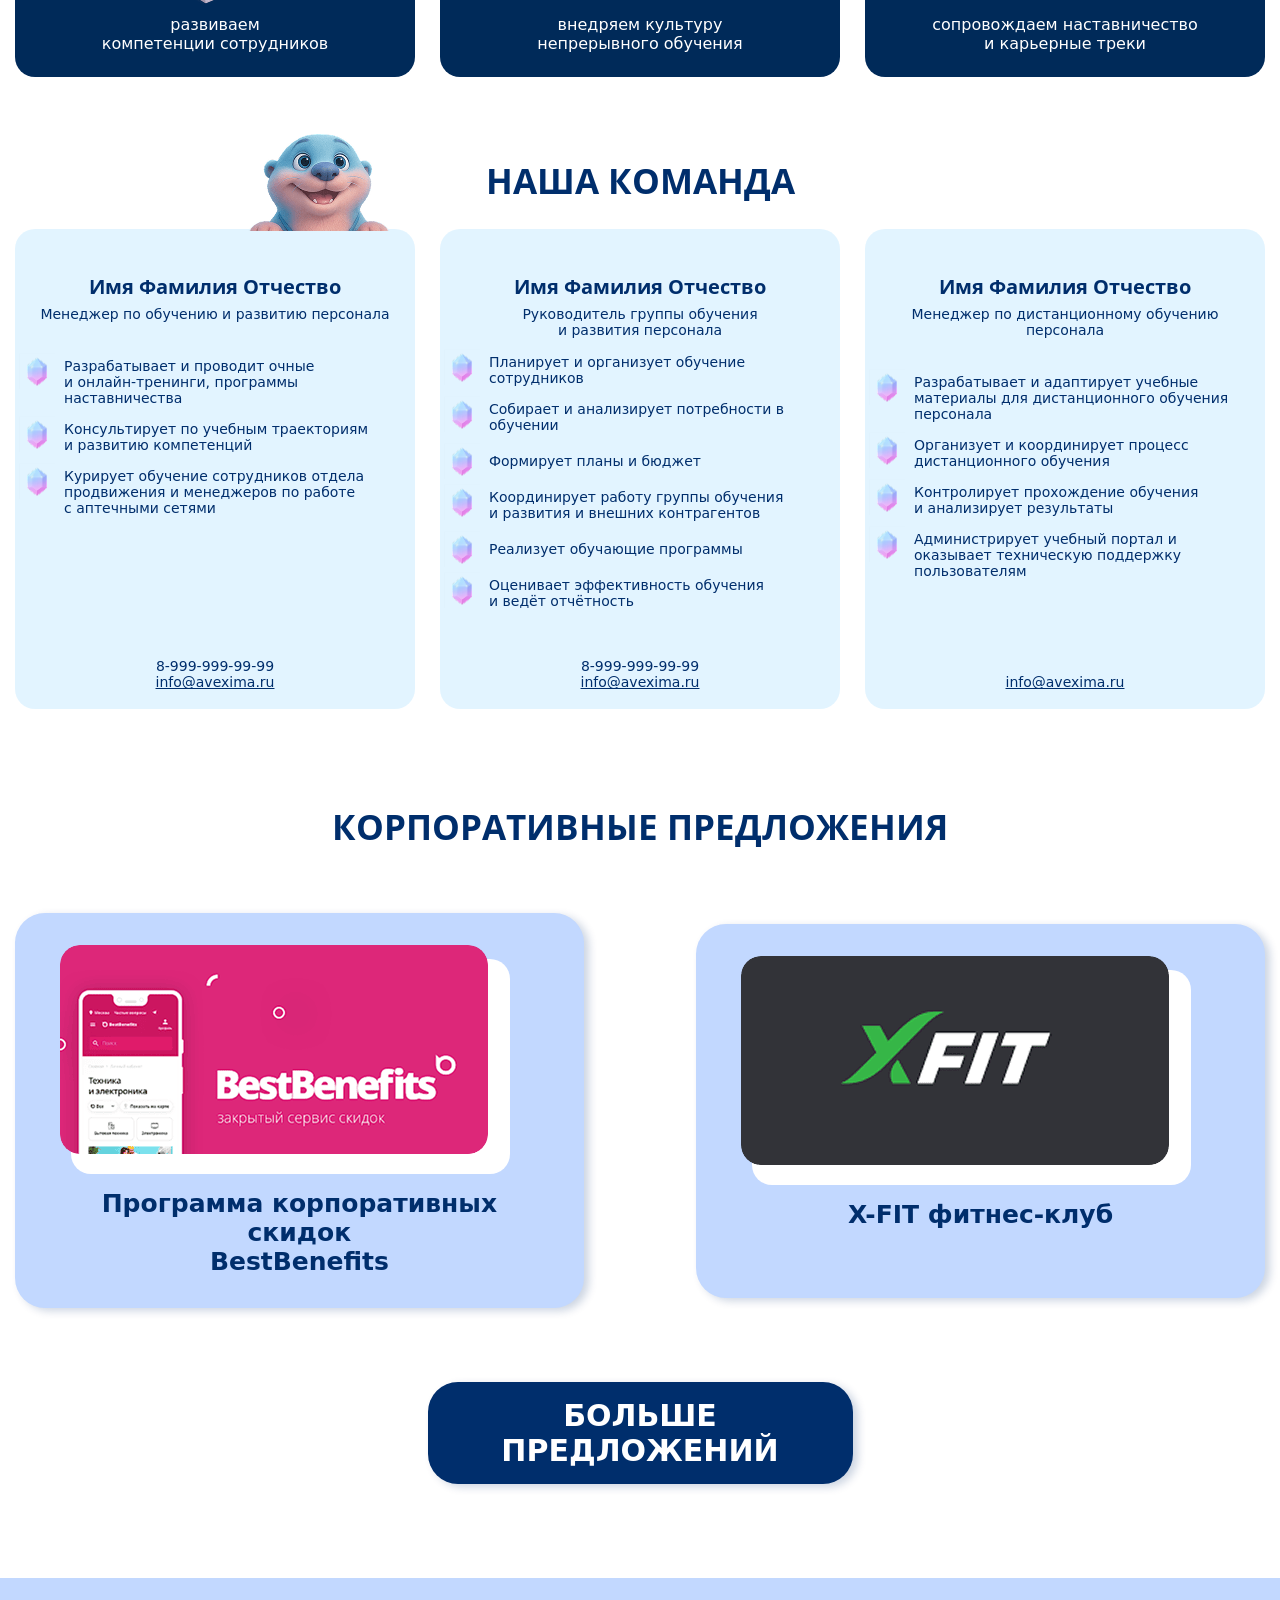
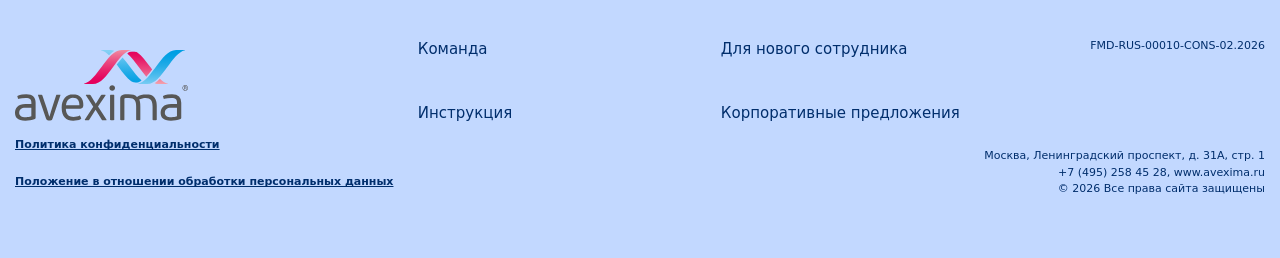
<file: html/educational-portal.html>
<!DOCTYPE html>
<html lang="ru">

<head>
	<meta charset="UTF-8">
	<meta name="viewport" content="width=device-width, initial-scale=1.0">
	<link rel="preconnect" href="https://fonts.googleapis.com">
	<link rel="preconnect" href="https://fonts.gstatic.com" crossorigin>
	<link href="https://fonts.googleapis.com/css2?family=Open+Sans:ital,wght@0,300..800;1,300..800&family=Roboto:ital,wght@0,100..900;1,100..900&display=swap" rel="stylesheet">
	<link rel="shortcut icon" href="../icons/favicon.svg" type="image/x-icon">
	<link rel="stylesheet" href="../style.css">
	<title>Учебный портал</title>
</head>

<body>
<div class="wrapper">
	<header class="header">
        <div class="container container_educational-portal">
			<div class="header__main__wrapper">
				<div class="header__left">
                    <a href="../index.html" class="header__logo">
						<img src="../icons/logo.svg" alt="Avexima">
                    </a>
                </div>

				<div class="header__wrapper">
					<nav class="header__nav">
						<ul class="header__menu">
							<li class="header__list">
								<a href="#teams" class="header__link">Команда</a>
							</li>

							<li class="header__list">
								<a class="header__link" href="#instruction">Инструкция</a>
							</li>

							<li class="header__list">
								<a href="#corporate" class="header__link">Корпоративные предложения</a>
							</li>

							<li class="header__list">
								<a href="../index.html" class="header__link">Для нового сотрудника</a>
							</li>
						</ul>
					</nav>
            	</div>

				<div class="burger__menu">
					<span class="burger__menu__line"></span>
					<span class="burger__menu__line"></span>
					<span class="burger__menu__line"></span>
				</div>
			</div>
		</div>
    </header>

	<main class="main">
		<section class="start">
			<div class="container container_educational-portal">
				<div class="start__wrapper">
					<div class="start__left">
						<img src="../img/educational-portal/main-img.png" alt="Бобер">
					</div>

					<div class="start__right">
						<p class="start__text">Коллеги, приветствуем вас!</p>
						<p class="start__text">
							На этой странице вы найдёте удобные ссылки для перехода на учебный портал Авексима, <br> его ключевые разделы, а также контакты команды группы обучения и развития. <br> Пишите нам, если хотите укрепить навыки или подобрать индивидуальную траекторию роста
							— мы всегда готовы помочь!
						</p>
						<p class="start__text">
							<i>С уважением, <br>
							Группа обучения и развития персонала</i>
						</p>

						<div class="start__block__btns">
							<a class="btn btn_start" href="#">Учебный портал</a>
							<a class="btn btn_start" href="#">Наша команда</a>
						</div>
					</div>
				</div>
			</div>
		</section>

		<section id="instruction" class="portal">
			<div class="container container_educational-portal">
				<div class="portal__top">
					<div class="portal__wrapper">
						<div class="portal__left">
							<img src="../icons/educational-portal/portal-icon.png" alt="Инструкция для продуктивной работы на учебном портале Авексима">
						</div>

						<div class="portal__center">
							<h1 class="portal__title">Инструкция для продуктивной работы на учебном портале Авексима</h1>
						</div>

						<div class="portal__right"></div>
					</div>

					<div class="portal__block__btns">
						<a class="btn btn_instruction" href="#">Открыть инструкцию</a>
					</div>
				</div>

				<div class="portal__bottom">
					<div class="portal__wrapper portal__wrapper_bottom">
						<div class="portal__item">
							<a class="btn btn_portal" href="#">База знаний</a>
							<p class="portal__text">Архив внутренних статей, инструкций и регламентов <br> — всё, что нужно для эффективной работы и самообучения.</p>
						</div>

						<div class="portal__item">
							<a class="btn btn_portal" href="#">Каталог курсов</a>
							<p class="portal__text">Единая витрина всех курсов по развитию soft-skills. <br> Найдите курс по теме, добавьте его в раздел &laquo;Мои курсы&raquo; одним кликом и получайте новые знания в удобное время.</p>
						</div>

						<div class="portal__item">
							<a class="btn btn_portal" href="#">Мои курсы</a>
							<p class="portal__text">Ваш персональный список активных и завершённых программ — отслеживайте прогресс, изучайте материалы <br> и зарабатывайте баллы.</p>
						</div>
					</div>
				</div>
			</div>
		</section>

		<section id="teams" class="teams">
			<div class="container container_educational-portal">
				<div class="teams__top">
					<div class="teams__wrapper">
						<div class="teams__items">
							<div class="teams__img">
								<img src="../icons/educational-portal/teams-icon-1.png" alt="Развиваем компетенции сотрудников">
							</div>

							<div class="teams__descriptions">
								<p class="teams__text">
									развиваем <br> компетенции сотрудников
								</p>
							</div>
						</div>

						<div class="teams__items">
							<div class="teams__img">
								<img src="../icons/educational-portal/teams-icon-2.png" alt="Внедряем культуру непрерывного обучения">
							</div>

							<div class="teams__descriptions">
								<p class="teams__text">
									внедряем культуру <br> непрерывного обучения
								</p>
							</div>
						</div>

						<div class="teams__items">
							<div class="teams__img">
								<img src="../icons/educational-portal/teams-icon-3.png" alt="Сопровождаем наставничество и карьерные треки">
							</div>

							<div class="teams__descriptions">
								<p class="teams__text">
									сопровождаем наставничество <br> и карьерные треки
								</p>
							</div>
						</div>
					</div>
				</div>

				<div class="teams__bottom">
					<h2 class="title">Наша команда</h2>
					<div class="teams__wrapper teams__wrapper_bottom">
						<div class="cards__item">
							<div class="cards__top">
								<h3 class="cards__title">Имя Фамилия Отчество</h3>
								<p class="cards__text">Менеджер по обучению и развитию персонала</p>
							</div>

							<div class="cards__center">
								<div class="cards__description">
									<ul class="cards__menu">
										<li class="cards__list">Разрабатывает и проводит очные <br> и онлайн-тренинги, программы наставничества</li>
										<li class="cards__list">Консультирует по учебным траекториям <br> и развитию компетенций</li>
										<li class="cards__list">Курирует обучение сотрудников отдела <br> продвижения и менеджеров по работе <br> с аптечными сетями</li>
									</ul>
								</div>
							</div>

							<div class="cards__bottom">
								<a href="tel:89999999999">8-999-999-99-99</a>
								<a href="mailto:info@avexima.ru">info@avexima.ru</a>
							</div>
						</div>

						<div class="cards__item">
							<div class="cards__top">
								<h3 class="cards__title">Имя Фамилия Отчество</h3>
								<p class="cards__text">Руководитель группы обучения <br> и развития персонала</p>
							</div>

							<div class="cards__center">
								<div class="cards__description">
									<ul class="cards__menu">
										<li class="cards__list">Планирует и организует обучение сотрудников</li>
										<li class="cards__list">Собирает и анализирует потребности в обучении</li>
										<li class="cards__list">Формирует планы и бюджет</li>
										<li class="cards__list">Координирует работу группы обучения <br> и развития и внешних контрагентов</li>
										<li class="cards__list">Реализует обучающие программы</li>
										<li class="cards__list">Оценивает эффективность обучения <br> и ведёт отчётность</li>
									</ul>
								</div>
							</div>

							<div class="cards__bottom">
								<a href="tel:89999999999">8-999-999-99-99</a>
								<a href="mailto:info@avexima.ru">info@avexima.ru</a>
							</div>
						</div>

						<div class="cards__item">
							<div class="cards__top">
								<h3 class="cards__title">Имя Фамилия Отчество</h3>
								<p class="cards__text">Менеджер по дистанционному обучению персонала</p>
							</div>

							<div class="cards__center">
								<div class="cards__description">
									<ul class="cards__menu">
										<li class="cards__list">Разрабатывает и адаптирует учебные материалы для дистанционного обучения персонала</li>
										<li class="cards__list">Организует и координирует процесс дистанционного обучения</li>
										<li class="cards__list">Контролирует прохождение обучения <br> и анализирует результаты</li>
										<li class="cards__list">Администрирует учебный портал и оказывает техническую поддержку пользователям</li>
									</ul>
								</div>
							</div>

							<div class="cards__bottom">
								<a href="mailto:info@avexima.ru">info@avexima.ru</a>
							</div>
						</div>
					</div>
				</div>
			</div>
		</section>

		<section id="corporate" class="corporate">
			<div class="container container_educational-portal">
				<h2 class="title">Корпоративные предложения</h2>
				<div class="corporate__wrapper">
					<div class="corporate__item">
						<div class="corporate__img">
							<img src="../img/corporate/corporate-img-1.png" alt="Программа корпоративных скидок BestBenefits">
						</div>

						<a href="#" class="corporate__link">Программа корпоративных скидок <br> BestBenefits</a>
					</div>

					<div class="corporate__item">
						<div class="corporate__img">
							<img src="../img/corporate/corporate-img-2.png" alt="X-FIT фитнес-клуб">
						</div>

						<a href="#" class="corporate__link">X-FIT фитнес-клуб</a>
					</div>
				</div>

				<div class="corporate__block__btn">
					<a href="#" class="btn">Больше предложений</a>
				</div>
			</div>
		</section>

		<footer class="footer">
			<div class="container container_educational-portal">
				<div class="footer__wrapper">
					<div class="footer__logo">
						<img src="../icons/logo.svg" alt="Avexima">
					</div>

					<p class="footer__text">FMD-RUS-00010-CONS-02.2026</p>

					<div class="footer__block__links">
						<a href="#" class="footer__additional__link">Политика конфиденциальности</a>
						<a href="#" class="footer__additional__link">Положение в отношении обработки персональных данных</a>
					</div>

					<div class="footer__center">
						<ul class="footer__menu">
							<li class="footer__list">
								<a href="#teams" class="footer__link">Команда</a>
							</li>

							<li class="footer__list">
								<a href="../index.html" class="footer__link">Для нового сотрудника</a>
							</li>

							<li class="footer__list">
								<a href="#instruction" class="footer__link">Инструкция</a>
							</li>

							<li class="footer__list">
								<a href="#corporate" class="footer__link">Корпоративные предложения</a>
							</li>
						</ul>
					</div>

					<p class="footer__text footer__text_right">Москва, Ленинградский проспект, д. 31А, стр. 1 <br> +7 (495) 258 45 28, www.avexima.ru <br> &copy; 2026 Все права сайта защищены</p>
				</div>
			</div>
    	</footer>
	</main>
</div>


<script src="../js/burger-menu-scroll-link.js"></script>
</body>
</html>
</file>
<file: style.css>
@charset "UTF-8";
/* Шрифты */
/* Фон */
/* Цвет */
/* Тень */
/* Кнопки */
*, *::before, *::after {
  padding: 0;
  margin: 0;
  border: 0;
  box-sizing: border-box;
}

*::before, *::after {
  border-radius: inherit;
}

a {
  display: flex;
  text-decoration: none;
  -webkit-text-decoration-skip-ink: none;
          text-decoration-skip-ink: none;
  color: inherit;
}

table {
  border-collapse: collapse;
}

ol, ul {
  list-style: none;
}

select {
  outline: none;
}

input, textarea {
  font-family: inherit;
  font-size: inherit;
  border: none;
  outline: none;
}
input::-moz-placeholder, textarea::-moz-placeholder {
  font-family: inherit;
  color: inherit;
}
input::placeholder, textarea::placeholder {
  font-family: inherit;
  color: inherit;
}

textarea {
  resize: vertical;
}

details summary::-webkit-details-marker,
details summary::marker {
  display: none;
  list-style: none;
  content: "";
}

button {
  font-family: inherit;
  border: none;
  outline: none;
  cursor: pointer;
}

img {
  display: inline-block;
  width: 100%;
  height: 100%;
  -o-object-fit: cover;
     object-fit: cover;
  border-radius: inherit;
  vertical-align: middle;
}
img[alt] {
  color: #000;
}

sup, sub {
  font-size: 50%;
  line-height: 0;
}

address {
  font-style: normal;
}

iframe {
  border-radius: inherit;
}

.container {
  height: inherit;
  min-height: inherit;
}

/* Flex */
/* Grid */
/* Прижать подвал Грид */
/* Backgrounds */
/* mask-img */
/* Before, After */
/* Absolute */
.title {
  text-align: center;
  font-weight: 700;
  font-size: 35px;
  text-transform: uppercase;
}
@media (max-width: 768px) {
  .title {
    font-size: 30px;
  }
}
@media (max-width: 676px) {
  .title {
    font-size: 26px;
  }
}
@media (max-width: 425px) {
  .title {
    font-size: 22px;
  }
}
@media (max-width: 375px) {
  .title {
    font-size: 20px;
  }
}
.title_main {
  text-align: left;
}
@media (max-width: 768px) {
  .title_main {
    margin-top: 48px;
  }
}
@media (max-width: 576px) {
  .title_main {
    margin-top: 32px;
  }
}
.title_welcome {
  margin-top: 60px;
}
@media (max-width: 425px) {
  .title_welcome {
    margin-top: 16px;
  }
}
.title_department {
  margin-top: 57px;
}
@media (max-width: 768px) {
  .title_department {
    margin-top: 48px;
  }
}
@media (max-width: 576px) {
  .title_department {
    margin-top: 32px;
  }
}

.btn {
  padding: 16px;
  display: flex;
  justify-content: center;
  align-items: center;
  width: 425px;
  border-radius: 30px;
  min-height: 100px;
  font-weight: 700;
  font-size: 30px;
  text-transform: uppercase;
  color: #fff;
  background: #002e6c;
  box-shadow: 5px 3px 9px 0 rgba(0, 46, 108, 0.2);
  text-align: center;
}
.btn:hover {
  background: #fff;
  color: #002e6c;
}
@media (max-width: 480px) {
  .btn {
    padding: 12px;
    min-height: 80px;
    font-size: 25px !important;
  }
}
@media (max-width: 425px) {
  .btn {
    width: 100%;
    min-height: 60px;
    font-size: 20px !important;
    border-radius: 20px !important;
  }
}
@media (max-width: 375px) {
  .btn {
    min-height: 50px !important;
    font-size: 18px !important;
  }
}
.btn_map {
  width: 394px;
}
@media (max-width: 576px) {
  .btn_map {
    padding: 12px;
    min-height: 60px;
    font-size: 26px;
  }
}
.btn_rules {
  width: 501px;
  min-height: 70px;
  font-size: 23px;
  border-radius: 20px;
}
@media (max-width: 991px) {
  .btn_rules {
    margin: 0 auto;
  }
}
@media (max-width: 576px) {
  .btn_rules {
    width: 100%;
    font-size: 22px;
  }
}
@media (max-width: 425px) {
  .btn_rules {
    font-size: 18px !important;
  }
}
@media (max-width: 375px) {
  .btn_rules {
    font-size: 16px !important;
  }
}
.btn_start, .btn_portal {
  width: 100%;
}
@media (max-width: 1024px) {
  .btn_portal {
    font-size: 28px;
  }
}
@media (max-width: 991px) {
  .btn_portal {
    font-size: 30px;
  }
}
.btn_instruction {
  min-height: 70px;
}
@media (max-width: 991px) {
  .btn_instruction {
    margin: 0 auto;
  }
}
@media (max-width: 480px) {
  .btn_instruction {
    width: 95%;
  }
}

.burger__menu {
  display: none;
}
@media (max-width: 991px) {
  .burger__menu {
    position: absolute;
    top: 50%;
    right: 15px;
    display: flex;
    flex-direction: column;
    justify-content: space-evenly;
    width: 50px;
    height: 50px;
    transform: translateY(-60%);
    z-index: 22;
  }
}
@media (max-width: 676px) {
  .burger__menu {
    width: 40px;
    height: 40px;
  }
}
@media (max-width: 425px) {
  .burger__menu {
    width: 30px;
    height: 30px;
    top: 68%;
  }
}
.burger__menu__line {
  position: relative;
  width: 100%;
  height: 3px;
  border-radius: 100px;
  background: #fff;
}
.burger__menu .active__line {
  transition: 0.5s all;
}
.burger__menu .active__line:first-child {
  top: 8px;
  transform: rotate(45deg);
}
@media (max-width: 676px) {
  .burger__menu .active__line:first-child {
    top: 7px;
  }
}
@media (max-width: 425px) {
  .burger__menu .active__line:first-child {
    top: 5px;
  }
}
.burger__menu .active__line:nth-child(2) {
  display: none;
}
.burger__menu .active__line:last-child {
  top: -10px;
  transform: rotate(-45deg);
}
@media (max-width: 676px) {
  .burger__menu .active__line:last-child {
    top: -7px;
  }
}
@media (max-width: 425px) {
  .burger__menu .active__line:last-child {
    top: -6px;
  }
}

.header {
  position: relative;
  min-height: 100px;
}
@media (max-width: 991px) {
  .header {
    min-height: 80px;
  }
}
@media (max-width: 425px) {
  .header {
    min-height: 60px;
  }
}
.header::after {
  width: 71.5%;
  min-height: inherit;
  display: flex;
  position: absolute;
  content: "";
  top: 0;
  right: 0;
  border-radius: 0 0 0 100px;
  box-shadow: inset 0 2px 30px 5px rgba(0, 46, 108, 0.2);
  background: #c2d8ff;
  z-index: -1;
}
@media (max-width: 1300px) {
  .header::after {
    width: 80%;
  }
}
@media (max-width: 991px) {
  .header::after {
    width: 120px;
    border-radius: 100px 0 0 100px;
    z-index: 20;
  }
}
@media (max-width: 676px) {
  .header::after {
    width: 100px;
  }
}
@media (max-width: 425px) {
  .header::after {
    top: 30px;
    width: 80px;
    border-radius: 30px 0 0 30px;
  }
}
.header__main__wrapper, .header__wrapper {
  display: flex;
  justify-content: space-between;
  align-items: center;
  min-height: inherit;
}
.header__wrapper {
  width: 70%;
}
@media (max-width: 1200px) {
  .header__wrapper {
    width: 75%;
  }
}
@media (max-width: 991px) {
  .header__wrapper {
    padding: 15px 0;
    position: absolute;
    top: -20dvh;
    left: 0;
    flex-direction: column;
    justify-content: space-evenly;
    width: 100%;
    height: 100dvh;
    opacity: 0;
    pointer-events: none;
    transition: 0.3s all;
    z-index: 20;
    background: #c2d8ff;
  }
}
@media (max-width: 991px) and (max-width: 425px) {
  .header__wrapper {
    height: 100dvh;
  }
}
.header__wrapper.header__mobile__active {
  top: 0;
  opacity: 1;
  pointer-events: all;
  transition: 0.3s all;
}
.header__left {
  width: 173px;
  min-height: 36px;
}
.header__logo {
  width: inherit;
  height: 95px;
}
.header__logo img {
  -o-object-fit: contain;
     object-fit: contain;
}
@media (max-width: 991px) {
  .header__logo {
    position: relative;
    z-index: 22;
  }
}
.header__nav {
  min-width: 100%;
}
@media (max-width: 991px) {
  .header__nav {
    min-width: auto;
    width: 100%;
    display: grid;
  }
}
@media (max-width: 425px) {
  .header__nav {
    width: 90%;
  }
}
.header__menu {
  display: flex;
  justify-content: space-between;
  align-items: center;
  min-width: inherit;
}
@media (max-width: 991px) {
  .header__menu {
    flex-direction: column;
    width: auto;
    gap: 40px;
  }
}
@media (max-width: 425px) {
  .header__menu {
    align-items: flex-start;
  }
}
.header__list {
  position: relative;
}
.header__link {
  font-weight: 500;
  font-size: 15px;
  line-height: 333%;
  text-align: center;
}
.header__link:hover {
  color: #fff;
}
@media (max-width: 1200px) {
  .header__link {
    line-height: 150%;
  }
}
@media (max-width: 1024px) {
  .header__link {
    font-size: 14px;
  }
}
@media (max-width: 991px) {
  .header__link {
    font-size: 18px;
  }
}

.welcome {
  margin-top: 64px;
  background: url("img/welcome.png") no-repeat center/cover;
  border-radius: 70px;
  min-height: 520px;
  padding: 51px 164px 65px 204px;
}
@media (max-width: 1100px) {
  .welcome {
    padding: 64px 96px;
  }
}
@media (max-width: 991px) {
  .welcome {
    padding: 64px 50px;
    min-height: auto;
  }
}
@media (max-width: 768px) {
  .welcome {
    border-radius: 30px;
  }
}
@media (max-width: 676px) {
  .welcome {
    padding: 48px 36px;
  }
}
@media (max-width: 576px) {
  .welcome {
    padding: 36px;
  }
}
@media (max-width: 480px) {
  .welcome {
    margin-top: 48px;
    padding: 32px 24px;
  }
}
@media (max-width: 425px) {
  .welcome {
    margin-top: 32px;
    padding: 32px 16px;
    border-radius: 20px;
  }
}
.welcome__wrapper {
  backdrop-filter: blur(4px);
}
.welcome__text {
  margin-top: 54px;
  font-size: 23px;
}
@media (max-width: 768px) {
  .welcome__text {
    font-size: 22px;
    margin-top: 48px;
  }
}
@media (max-width: 576px) {
  .welcome__text {
    margin-top: 32px;
  }
}
@media (max-width: 480px) {
  .welcome__text {
    font-size: 20px;
  }
}
@media (max-width: 425px) {
  .welcome__text {
    margin-top: 16px;
    font-size: 18px;
  }
}
@media (max-width: 375px) {
  .welcome__text {
    font-size: 16px;
  }
}

.department {
  padding-top: 95px;
}
@media (max-width: 991px) {
  .department {
    padding-top: 64px;
  }
}
@media (max-width: 425px) {
  .department {
    padding-top: 32px;
  }
}
.department__wrapper {
  margin-top: 36px;
  display: grid;
  gap: 36px;
}
.department__item {
  display: flex;
  align-items: center;
  margin-left: 150px;
}
@media (max-width: 1100px) {
  .department__item {
    margin-left: 100px;
  }
}
@media (max-width: 991px) {
  .department__item {
    margin-left: 64px;
  }
}
@media (max-width: 768px) {
  .department__item {
    margin-left: 0;
  }
}
@media (max-width: 576px) {
  .department__item {
    flex-direction: column;
    gap: 32px;
  }
}
.department__img {
  flex-shrink: 0;
  width: 150px;
  height: 150px;
  border-radius: 50%;
  box-shadow: 5px 3px 9px 0 rgba(0, 46, 108, 0.2);
}
@media (max-width: 425px) {
  .department__img {
    width: 120px;
    height: 120px;
  }
}
@media (max-width: 375px) {
  .department__img {
    width: 100px;
    height: 100px;
  }
}
.department__description {
  margin-left: 80px;
}
@media (max-width: 768px) {
  .department__description {
    margin-left: 60px;
  }
}
@media (max-width: 676px) {
  .department__description {
    margin-left: 40px;
  }
}
@media (max-width: 576px) {
  .department__description {
    margin-left: 0;
    text-align: center;
  }
}
.department__name {
  font-size: 25px;
}
@media (max-width: 768px) {
  .department__name {
    font-size: 24px;
  }
}
@media (max-width: 676px) {
  .department__name {
    font-size: 20px;
  }
}
.department__text {
  font-size: 23px;
  margin-top: 10px;
}
@media (max-width: 768px) {
  .department__text {
    font-size: 22px;
  }
}
@media (max-width: 676px) {
  .department__text {
    font-size: 20px;
  }
}
@media (max-width: 480px) {
  .department__text {
    font-size: 20px;
  }
}
@media (max-width: 425px) {
  .department__text {
    font-size: 18px;
  }
}
@media (max-width: 375px) {
  .department__text {
    font-size: 16px;
  }
}

.steps {
  padding-top: 77px;
}
@media (max-width: 991px) {
  .steps {
    padding-top: 64px;
  }
}
@media (max-width: 425px) {
  .steps {
    padding-top: 32px;
  }
}
.steps__wrapper {
  margin-top: 27px;
}
.steps__item {
  display: flex;
  justify-content: center;
  flex-direction: column;
  padding: 20px 90px;
  min-height: 211px;
  background: #c2d8ff;
  border-radius: 40px;
  box-shadow: 5px 3px 9px 0 rgba(0, 46, 108, 0.2);
  font-size: 25px;
}
@media (max-width: 991px) {
  .steps__item {
    padding: 20px 64px;
  }
}
@media (max-width: 768px) {
  .steps__item {
    padding: 20px 48px;
  }
}
@media (max-width: 576px) {
  .steps__item {
    padding: 20px 32px;
    font-size: 22px;
    border-radius: 30px;
  }
}
@media (max-width: 480px) {
  .steps__item {
    font-size: 20px;
  }
}
@media (max-width: 425px) {
  .steps__item {
    padding: 20px;
    font-size: 18px;
    border-radius: 20px;
  }
}
@media (max-width: 375px) {
  .steps__item {
    font-size: 16px;
  }
}
.steps__text:nth-child(3) {
  margin-top: 30px;
}
.steps__info {
  margin-top: 38px;
  font-weight: 700;
  font-size: 25px;
  text-align: center;
}
@media (max-width: 425px) {
  .steps__info {
    font-size: 20px;
  }
}
@media (max-width: 375px) {
  .steps__info {
    font-size: 18px;
  }
}

.programs {
  padding-top: 75px;
}
@media (max-width: 991px) {
  .programs {
    padding-top: 64px;
  }
}
@media (max-width: 425px) {
  .programs {
    padding-top: 32px;
  }
}
.programs__wrapper {
  margin-top: 58px;
  display: flex;
  justify-content: space-between;
  align-items: center;
}
@media (max-width: 991px) {
  .programs__wrapper {
    display: grid;
    grid-template-columns: repeat(2, 1fr);
    gap: 32px;
  }
}
@media (max-width: 425px) {
  .programs__wrapper {
    margin-top: 32px;
    -moz-column-gap: 16px;
         column-gap: 16px;
  }
}
.programs__item {
  min-height: 160px;
  display: flex;
  justify-content: space-between;
  align-items: center;
  flex-direction: column;
}
@media (max-width: 991px) {
  .programs__item {
    gap: 32px;
    min-height: auto;
  }
}
@media (max-width: 425px) {
  .programs__item {
    gap: 16px;
  }
}
@media (max-width: 991px) {
  .programs__item:last-child {
    align-self: center;
    grid-column: span 2;
  }
}
.programs__item:last-child .programs__img {
  margin-top: 25%;
  width: 201px;
  height: 36px;
}
@media (max-width: 991px) {
  .programs__item:last-child .programs__img {
    margin-top: 0;
  }
}
@media (max-width: 480px) {
  .programs__item:last-child .programs__img {
    width: auto;
  }
}
.programs__img {
  width: 110px;
  height: 110px;
}
@media (max-width: 480px) {
  .programs__img {
    width: 80px;
    height: 80px;
  }
}
@media (max-width: 425px) {
  .programs__img {
    width: 60px;
    height: 60px;
  }
}
.programs__text {
  font-weight: 700;
  font-size: 25px;
}
@media (max-width: 425px) {
  .programs__text {
    font-size: 20px;
  }
}
@media (max-width: 375px) {
  .programs__text {
    font-size: 18px;
  }
}

.contacts {
  padding-top: 75px;
}
@media (max-width: 991px) {
  .contacts {
    padding-top: 64px;
  }
}
@media (max-width: 425px) {
  .contacts {
    padding-top: 32px;
  }
}
.contacts__additional__info {
  display: flex;
  justify-content: center;
  align-items: center;
  padding: 38px 165px;
  margin-top: 83px;
  border-radius: 40px;
  min-height: 150px;
  background: url("img/contacts/contacts-bg.png") no-repeat center/cover, rgba(255, 255, 255, 0.4);
  backdrop-filter: blur(9.1000003815px);
  font-size: 28px;
  text-transform: uppercase;
  text-align: center;
  font-weight: 700;
}
@media (max-width: 991px) {
  .contacts__additional__info {
    margin-top: 64px;
    padding: 38px 64px;
  }
}
@media (max-width: 576px) {
  .contacts__additional__info {
    padding: 32px;
    font-size: 24px;
  }
}
@media (max-width: 480px) {
  .contacts__additional__info {
    font-size: 22px;
  }
}
@media (max-width: 425px) {
  .contacts__additional__info {
    padding: 20px;
    margin-top: 32px;
    border-radius: 20px;
    font-size: 20px;
  }
}
@media (max-width: 375px) {
  .contacts__additional__info {
    font-size: 18px;
  }
}

.accordeon {
  width: 100%;
  margin: 0 auto;
}
.accordeon_dress__code {
  box-shadow: 5px 3px 9px 0 rgba(0, 46, 108, 0.2);
  border-radius: 30px;
}
.accordeon__wrapper {
  margin-top: 51px;
  display: flex;
  flex-direction: column;
  gap: 45px;
}
@media (max-width: 425px) {
  .accordeon__wrapper {
    gap: 32px;
    margin-top: 32px;
  }
}
.accordeon__item {
  display: flex;
  align-items: center;
  padding: 30px 20px;
  border-radius: 30px;
  min-height: 100px;
  padding-left: 94px;
  position: relative;
  cursor: pointer;
  background: #c2d8ff;
  box-shadow: 5px 3px 9px 0 rgba(0, 46, 108, 0.2);
}
@media (max-width: 1200px) {
  .accordeon__item {
    padding-left: 64px;
  }
}
@media (max-width: 991px) {
  .accordeon__item {
    padding-left: 56px;
  }
}
@media (max-width: 576px) {
  .accordeon__item {
    padding: 32px;
  }
}
@media (max-width: 425px) {
  .accordeon__item {
    padding: 20px;
    min-height: 80px;
    border-radius: 20px;
  }
}
.accordeon__item::after {
  width: 55px;
  height: 55px;
  display: flex;
  position: absolute;
  content: "";
  top: 50%;
  right: 20px;
  transform: translateY(-50%);
  background: url("icons/accordeon-icon.svg") no-repeat center/50%, #fff;
  border-radius: 50%;
}
@media (max-width: 425px) {
  .accordeon__item::after {
    width: 40px;
    height: 40px;
  }
}
@media (max-width: 375px) {
  .accordeon__item::after {
    width: 30px;
    height: 30px;
  }
}
.accordeon__item_dress__code::after {
  display: flex;
  position: absolute;
  content: "";
  top: 100%;
  right: 0;
  background: url("icons/accordeon-cursor.svg") no-repeat center/cover;
}
@media (max-width: 425px) {
  .accordeon__item_dress__code::after {
    top: 90%;
    right: -10px;
  }
}
.accordeon__header {
  width: 90%;
  font-size: 25px;
}
@media (max-width: 576px) {
  .accordeon__header {
    font-size: 22px;
  }
}
@media (max-width: 480px) {
  .accordeon__header {
    font-size: 20px;
  }
}
@media (max-width: 425px) {
  .accordeon__header {
    font-size: 18px;
  }
}
@media (max-width: 375px) {
  .accordeon__header {
    font-size: 16px !important;
  }
}
.accordeon__header_dress__code {
  width: 100%;
  font-size: 23px;
}
@media (max-width: 576px) {
  .accordeon__header_dress__code {
    font-size: 20px;
  }
}
@media (max-width: 480px) {
  .accordeon__header_dress__code {
    font-size: 18px;
  }
}
.accordeon__header__span {
  font-weight: 400;
}
.accordeon__description {
  display: none;
  margin-top: 83px;
  justify-content: center;
  gap: 60px;
}
@media (max-width: 1200px) {
  .accordeon__description {
    gap: 32px;
  }
}
@media (max-width: 991px) {
  .accordeon__description {
    margin-top: 64px;
  }
}
@media (max-width: 425px) {
  .accordeon__description {
    margin-top: 32px;
  }
}
.accordeon__description__item {
  padding: 18px 9px;
  display: flex;
  align-items: center;
  flex-direction: column;
  width: 250px;
  min-height: 320px;
  border-radius: 50px;
  background: #c2d8ff;
}
@media (max-width: 991px) {
  .accordeon__description__item {
    border-radius: 30px;
  }
}
@media (max-width: 480px) {
  .accordeon__description__item {
    width: 220px;
    min-height: 280px;
  }
}
@media (max-width: 425px) {
  .accordeon__description__item {
    width: 200px;
    min-height: 250px;
    border-radius: 20px !important;
  }
}
.accordeon__description__item_dress__code {
  padding: 0;
  min-height: auto;
  height: 320px;
  border-radius: 30px;
  background: transparent;
}
@media (max-width: 1024px) {
  .accordeon__description__item_dress__code {
    height: 280px;
  }
}
@media (max-width: 991px) {
  .accordeon__description__item_dress__code {
    height: 320px;
  }
}
@media (max-width: 576px) {
  .accordeon__description__item_dress__code {
    width: 250px;
  }
}
@media (max-width: 425px) {
  .accordeon__description__item_dress__code {
    width: 200px;
    height: 265px;
  }
}
.accordeon__description__img {
  width: 150px;
  height: 150px;
  border-radius: 50%;
}
@media (max-width: 480px) {
  .accordeon__description__img {
    width: 120px;
    height: 120px;
  }
}
@media (max-width: 425px) {
  .accordeon__description__img {
    width: 100px;
    height: 100px;
  }
}
.accordeon__description__info {
  margin-top: 5px;
  display: grid;
  justify-items: center;
  gap: 8px;
  font-size: 16px;
}
@media (max-width: 425px) {
  .accordeon__description__info {
    font-size: 14px;
  }
}
.accordeon__description__header {
  text-align: center;
}
.accordeon__description__text {
  text-align: center;
}
.accordeon__description_dress__code {
  margin: 30px;
  gap: 33px;
}
.accordeon .accordeon-active {
  display: flex;
}
@media (max-width: 991px) {
  .accordeon .accordeon-active {
    display: grid;
    grid-template-columns: repeat(2, 1fr);
    place-items: center;
    gap: 64px;
  }
}
@media (max-width: 676px) {
  .accordeon .accordeon-active {
    gap: 32px;
  }
}
@media (max-width: 576px) {
  .accordeon .accordeon-active {
    grid-template-columns: 1fr;
  }
}
.accordeon .accordeon-active-icon::after {
  background: url("icons/accordeon-icon.svg") no-repeat center/50%, #fff;
  border-radius: 50%;
  transform: rotate(180deg) translateY(50%);
}

.map {
  padding-top: 133px;
}
@media (max-width: 991px) {
  .map {
    padding-top: 64px;
  }
}
@media (max-width: 425px) {
  .map {
    padding-top: 32px;
  }
}
.map__wrapper {
  margin-top: 53px;
  height: 740px;
}
@media (max-width: 1400px) {
  .map__wrapper {
    height: auto;
  }
}
@media (max-width: 576px) {
  .map__wrapper {
    margin-top: 32px;
  }
}
.map__block__btn {
  margin-top: 95px;
  display: flex;
  justify-content: center;
}
@media (max-width: 991px) {
  .map__block__btn {
    margin-top: 64px;
  }
}
@media (max-width: 425px) {
  .map__block__btn {
    margin-top: 32px;
  }
}
.map__info {
  margin-top: 113px;
}
@media (max-width: 991px) {
  .map__info {
    margin-top: 64px;
  }
}
@media (max-width: 425px) {
  .map__info {
    margin-top: 32px;
  }
}
.map__info__wrapper {
  margin-top: 49px;
  display: flex;
  justify-content: center;
  align-items: center;
  gap: 132px;
}
@media (max-width: 991px) {
  .map__info__wrapper {
    justify-content: space-around;
    gap: 32px;
  }
}
@media (max-width: 576px) {
  .map__info__wrapper {
    justify-content: space-between;
  }
}
@media (max-width: 425px) {
  .map__info__wrapper {
    margin-top: 32px;
  }
}
.map__info__wrapper_big {
  margin-top: 82px;
  flex-direction: column;
  gap: 37px;
}
@media (max-width: 991px) {
  .map__info__wrapper_big {
    margin-top: 64px;
  }
}
@media (max-width: 425px) {
  .map__info__wrapper_big {
    margin-top: 32px;
  }
}
.map__info__item {
  display: flex;
  justify-content: center;
  align-items: center;
  padding: 20px;
  width: 160px;
  height: 160px;
  border-radius: 30px;
  background: #c2d8ff;
}
@media (max-width: 991px) {
  .map__info__item {
    width: 120px;
    height: 120px;
  }
}
@media (max-width: 576px) {
  .map__info__item {
    padding: 10px;
    width: 100px;
    height: 100px;
    border-radius: 20px;
  }
}
@media (max-width: 425px) {
  .map__info__item {
    padding: 0;
    width: 80px;
    height: 80px;
  }
}
.map__info__item img {
  -o-object-fit: contain;
     object-fit: contain;
}
@media (max-width: 425px) {
  .map__info__item img {
    width: 80%;
    height: 60%;
  }
}
.map__item {
  padding: 20px;
  display: flex;
  justify-content: center;
  align-items: center;
  width: 100%;
  min-height: 100px;
  background: #c2d8ff;
  border-radius: 30px;
  box-shadow: 5px 3px 9px 0 rgba(0, 46, 108, 0.2);
  font-size: 23px;
  text-align: center;
}
@media (max-width: 576px) {
  .map__item {
    font-size: 22px;
  }
}
@media (max-width: 480px) {
  .map__item {
    font-size: 20px;
  }
}
@media (max-width: 425px) {
  .map__item {
    font-size: 18px;
    min-height: 80px;
    border-radius: 20px;
  }
}
@media (max-width: 375px) {
  .map__item {
    font-size: 16px;
  }
}

.organisations {
  padding-top: 74px;
}
@media (max-width: 991px) {
  .organisations {
    padding-top: 64px;
  }
}
@media (max-width: 425px) {
  .organisations {
    padding-top: 32px;
  }
}
.organisations__wrapper {
  margin-top: 68px;
  display: grid;
  grid-template-columns: repeat(2, 1fr);
  align-items: flex-start;
}
@media (max-width: 991px) {
  .organisations__wrapper {
    display: flex;
    flex-direction: column;
  }
}
@media (max-width: 425px) {
  .organisations__wrapper {
    margin-top: 32px;
  }
}
.organisations__accordeon {
  width: 400px;
  box-shadow: 5px 3px 9px 0 rgba(0, 46, 108, 0.2);
  background: #fff;
  border-radius: 30px;
}
@media (max-width: 576px) {
  .organisations__accordeon {
    width: 100%;
  }
}
@media (max-width: 425px) {
  .organisations__accordeon {
    min-height: 80px;
    border-radius: 20px;
  }
}
.organisations__accordeon__item {
  display: flex;
  justify-content: center;
  align-items: center;
  padding: 10px;
  height: 145px;
  background: #fff;
  box-shadow: 5px 3px 9px 0 rgba(0, 46, 108, 0.2);
}
@media (max-width: 425px) {
  .organisations__accordeon__item {
    height: 80px;
    min-height: 80px;
    padding: 5px;
  }
}
.organisations__accordeon__item::after {
  display: flex;
  position: absolute;
  content: "";
  top: 100%;
  right: -20px;
  background: url("icons/accordeon-cursor.svg") no-repeat center/cover;
}
@media (max-width: 576px) {
  .organisations__accordeon__item::after {
    right: 0;
  }
}
@media (max-width: 425px) {
  .organisations__accordeon__item::after {
    top: 95%;
  }
}
.organisations__accordeon__item img {
  -o-object-fit: contain;
     object-fit: contain;
}
.organisations__accordeon__header {
  text-transform: uppercase;
  font-size: 35px;
  text-align: center;
}
@media (max-width: 425px) {
  .organisations__accordeon__header {
    font-size: 30px;
  }
}
@media (max-width: 375px) {
  .organisations__accordeon__header {
    font-size: 26px;
  }
}
.organisations__accordeon:nth-child(2) .organisations__title::after {
  width: 38px;
  height: 38px;
  display: flex;
  position: absolute;
  content: "";
  top: 0;
  right: -45px;
  background: url("icons/restaurant.svg") no-repeat center/cover;
}
@media (max-width: 375px) {
  .organisations__accordeon:nth-child(2) .organisations__title::after {
    width: 26px;
    height: 26px;
  }
}
.organisations__accordeon:nth-child(3) .organisations__title::after {
  width: 30px;
  height: 38px;
  display: flex;
  position: absolute;
  content: "";
  top: 0;
  right: -40px;
  background: url("icons/cafe.svg") no-repeat center/cover;
}
@media (max-width: 375px) {
  .organisations__accordeon:nth-child(3) .organisations__title::after {
    width: 26px;
    height: 32px;
    top: -6px !important;
  }
}
.organisations__accordeon:last-child .organisations__title::after {
  width: 35px;
  height: 35px;
  display: flex;
  position: absolute;
  content: "";
  top: 0;
  right: -45px;
  background: url("icons/dining-room.svg") no-repeat center/cover;
}
@media (max-width: 375px) {
  .organisations__accordeon:last-child .organisations__title::after {
    width: 26px;
    height: 26px;
  }
}
.organisations__accordeon__description {
  margin-top: 25px;
  padding: 30px;
  padding-top: 0;
  flex-direction: column;
  gap: 0;
}
.organisations__title, .organisations__menu {
  font-size: 25px;
}
@media (max-width: 425px) {
  .organisations__title, .organisations__menu {
    font-size: 20px;
  }
}
@media (max-width: 375px) {
  .organisations__title, .organisations__menu {
    font-size: 18px;
  }
}
.organisations__menu {
  margin-top: 10px;
  padding-left: 40px;
  list-style: disc;
}
@media (max-width: 425px) {
  .organisations__menu {
    padding-left: 30px;
  }
}
.organisations__title {
  position: relative;
}
.organisations__title::after {
  width: 32px;
  height: 32px;
  display: flex;
  position: absolute;
  content: "";
  top: 0;
  right: -40px;
  background: url("icons/supermarket.svg") no-repeat center/cover;
}
@media (max-width: 425px) {
  .organisations__title::after {
    top: -6px !important;
  }
}
@media (max-width: 375px) {
  .organisations__title::after {
    width: 26px;
    height: 24px;
    top: 0 !important;
  }
}
.organisations .accordeon-active {
  display: flex;
  align-items: flex-start;
  gap: 0;
}
.organisations .accordeon-active-icon::after {
  display: flex;
  position: absolute;
  content: "";
  top: 70%;
  right: -20px;
  background: url("icons/accordeon-cursor.svg") no-repeat center/cover;
  transform: unset;
}
@media (max-width: 576px) {
  .organisations .accordeon-active-icon::after {
    right: 0;
  }
}
@media (max-width: 425px) {
  .organisations .accordeon-active-icon::after {
    top: 80%;
  }
}

.rules {
  padding-top: 62px;
  position: relative;
}
@media (max-width: 425px) {
  .rules {
    padding-top: 32px;
  }
}
.rules__wrapper {
  margin-top: 51px;
  display: grid;
  gap: 54px;
}
@media (max-width: 425px) {
  .rules__wrapper {
    margin-top: 32px;
    gap: 32px;
  }
}
.rules__item {
  display: flex;
  justify-content: space-between;
  padding: 29px 57px;
  background: linear-gradient(10deg, rgba(194, 216, 255, 0.8) 0%, rgba(86, 93, 205, 0.6) 100%);
  border-radius: 50px;
  min-height: 353px;
}
@media (max-width: 1200px) {
  .rules__item {
    padding: 32px;
  }
}
@media (max-width: 991px) {
  .rules__item {
    flex-direction: column;
    align-items: center;
    gap: 32px;
  }
}
@media (max-width: 768px) {
  .rules__item {
    min-height: auto;
  }
}
@media (max-width: 576px) {
  .rules__item {
    border-radius: 30px;
  }
}
@media (max-width: 425px) {
  .rules__item {
    border-radius: 20px;
    padding: 25px;
  }
}
@media (max-width: 375px) {
  .rules__item {
    gap: 16px;
  }
}
.rules__info {
  width: 661px;
}
@media (max-width: 1200px) {
  .rules__info {
    width: 60%;
  }
}
@media (max-width: 991px) {
  .rules__info {
    width: 100%;
  }
}
@media (max-width: 1200px) {
  .rules__info br {
    display: none;
  }
}
.rules__img {
  width: 280px;
  height: 280px;
}
@media (max-width: 768px) {
  .rules__img {
    width: 250px;
    height: 250px;
  }
}
@media (max-width: 576px) {
  .rules__img {
    width: 200px;
    height: 200px;
  }
}
@media (max-width: 425px) {
  .rules__img {
    width: 150px;
    height: 150px;
  }
}
@media (max-width: 375px) {
  .rules__img {
    width: 120px;
    height: 120px;
  }
}
.rules__title {
  font-size: 30px;
}
@media (max-width: 991px) {
  .rules__title {
    text-align: center;
  }
}
@media (max-width: 768px) {
  .rules__title {
    font-size: 28px;
  }
}
@media (max-width: 676px) {
  .rules__title {
    font-size: 24px;
  }
}
@media (max-width: 480px) {
  .rules__title {
    font-size: 22px;
  }
}
@media (max-width: 425px) {
  .rules__title {
    font-size: 20px;
  }
}
@media (max-width: 375px) {
  .rules__title {
    font-size: 18px;
  }
}
.rules__text {
  margin-top: 10px;
  font-size: 25px;
}
@media (max-width: 991px) {
  .rules__text {
    text-align: center;
  }
}
@media (max-width: 676px) {
  .rules__text {
    font-size: 22px;
  }
}
@media (max-width: 480px) {
  .rules__text {
    font-size: 20px;
  }
}
@media (max-width: 425px) {
  .rules__text {
    font-size: 18px;
  }
}
@media (max-width: 375px) {
  .rules__text {
    font-size: 16px;
  }
}
.rules__block__btn {
  margin-top: 36px;
}
.rules__modal {
  padding: 23px;
  padding-left: 27px;
  position: absolute;
  top: -20vh;
  left: 50%;
  transform: translateX(-50%);
  border-radius: 30px;
  width: 550px;
  min-height: 750px;
  background: #fff;
  box-shadow: 6px 6px 20px 0 rgba(0, 46, 108, 0.2);
  opacity: 0;
  pointer-events: none;
  transition: 0.3s all;
}
@media (max-width: 576px) {
  .rules__modal {
    width: 95%;
    min-height: auto;
    height: 600px;
    overflow-y: scroll;
  }
}
@media (max-width: 425px) {
  .rules__modal {
    border-radius: 20px;
  }
}
.rules__modal::-webkit-scrollbar {
  width: 0;
}
.rules__modal__title {
  font-size: 23px;
  text-transform: uppercase;
}
@media (max-width: 576px) {
  .rules__modal__title {
    width: 92%;
    font-size: 20px;
  }
}
@media (max-width: 480px) {
  .rules__modal__title {
    font-size: 17px;
  }
}
@media (max-width: 425px) {
  .rules__modal__title {
    font-size: 15px;
  }
}
.rules__modal__subtitle {
  margin-top: 8px;
  font-size: 16px;
}
@media (max-width: 480px) {
  .rules__modal__subtitle {
    font-size: 14px;
  }
}
@media (max-width: 425px) {
  .rules__modal__subtitle {
    font-size: 12px;
  }
}
@media (max-width: 576px) {
  .rules__modal__subtitle br {
    display: none;
  }
}
.rules__modal__wrapper {
  margin-top: 19px;
  display: grid;
  gap: 15px;
}
.rules__modal__item {
  position: relative;
}
.rules__modal__item:first-child .rules__modal__menu__title::after {
  display: flex;
  position: absolute;
  content: "";
  top: -5px;
  left: 54px;
  width: 32px;
  height: 26px;
  background: url("icons/mail.png") no-repeat center/cover;
}
.rules__modal__item:nth-child(2) .rules__modal__menu__title::after {
  display: flex;
  position: absolute;
  content: "";
  top: -8px;
  left: 45px;
  width: 30px;
  height: 30px;
  background: url("icons/office.png") no-repeat center/cover;
}
.rules__modal__item:nth-child(3) .rules__modal__menu__title::after {
  display: flex;
  position: absolute;
  content: "";
  top: -2px;
  left: 72px;
  width: 23px;
  height: 26px;
  background: url("icons/message.png") no-repeat center/cover;
}
.rules__modal__item:last-child .rules__modal__menu__title::after {
  display: flex;
  position: absolute;
  content: "";
  top: -3px;
  left: 116px;
  width: 28px;
  height: 28px;
  background: url("icons/cross.png") no-repeat center/cover;
}
.rules__modal__menu__title {
  font-size: 15px;
}
@media (max-width: 425px) {
  .rules__modal__menu__title {
    font-size: 14px;
  }
}
.rules__modal__menu {
  font-size: 14px;
  list-style: disc;
  padding-left: 30px;
}
.rules__modal__close {
  position: absolute;
  top: 20px;
  right: 16px;
  width: 35px;
  height: 35px;
  border-radius: 50%;
  box-shadow: 6px 6px 20px 0 rgba(0, 46, 108, 0.2);
  cursor: pointer;
}
@media (max-width: 425px) {
  .rules__modal__close {
    top: 14px;
    right: 10px;
  }
}
.rules__modal__close::before {
  display: flex;
  justify-content: center;
  align-items: center;
  display: flex;
  position: absolute;
  content: "";
  top: 0;
  left: 0;
  background: url("icons/close.svg") no-repeat center/50%;
  font-weight: 700;
  font-size: 25px;
  width: inherit;
  height: inherit;
}

.active-modal {
  top: 80px;
  opacity: 1;
  pointer-events: all;
  transition: 0.3s all;
}

.work {
  padding-top: 85px;
}
@media (max-width: 991px) {
  .work {
    padding-top: 64px;
  }
}
@media (max-width: 425px) {
  .work {
    padding-top: 32px;
  }
}
.work__wrapper {
  margin-top: 45px;
  display: grid;
  grid-template-columns: repeat(4, 268px);
  gap: 52px;
}
@media (max-width: 1300px) {
  .work__wrapper {
    gap: 32px;
  }
}
@media (max-width: 1200px) {
  .work__wrapper {
    display: flex;
    flex-direction: column;
    align-items: center;
  }
}
@media (max-width: 425px) {
  .work__wrapper {
    margin-top: 32px;
  }
}
.work__item {
  display: flex;
  flex-direction: column;
  justify-content: space-between;
  padding: 25px;
  padding-bottom: 34px;
  background: linear-gradient(114deg, rgba(194, 216, 255, 0.8) 0%, rgba(86, 93, 205, 0.6) 100%);
  min-height: 340px;
  border-radius: 50px;
}
@media (max-width: 1200px) {
  .work__item {
    width: 50%;
    margin-right: 0 !important;
    flex-direction: column !important;
    gap: 32px;
  }
}
@media (max-width: 991px) {
  .work__item {
    width: 65%;
    min-height: auto;
    padding: 25px !important;
  }
}
@media (max-width: 768px) {
  .work__item {
    width: 80%;
  }
}
@media (max-width: 576px) {
  .work__item {
    width: 100%;
    border-radius: 30px;
  }
}
@media (max-width: 425px) {
  .work__item {
    border-radius: 20px;
  }
}
@media (max-width: 375px) {
  .work__item {
    gap: 16px;
  }
}
.work__item:nth-child(3) {
  background: url("img/work/work-bg.png") no-repeat center/cover;
  grid-column: span 2;
  margin-right: 32px;
}
@media (max-width: 1200px) {
  .work__item:nth-child(3) {
    display: none;
  }
}
.work__item:last-child {
  flex-direction: row;
  display: flex;
  justify-content: space-between;
  padding: 25px 52px;
  background: linear-gradient(70deg, rgba(194, 216, 255, 0.8) 0%, rgba(86, 93, 205, 0.6) 100%);
  grid-column: span 3;
  margin-right: 32px;
}
.work__item:last-child .work__info {
  width: 538px;
}
@media (max-width: 1200px) {
  .work__item:last-child .work__info {
    width: 100%;
  }
}
.work__item:last-child .work__img {
  width: 163px;
  height: 238px;
}
@media (max-width: 425px) {
  .work__item:last-child .work__img {
    width: 120px;
    height: 220px;
  }
}
@media (max-width: 375px) {
  .work__item:last-child .work__img {
    width: 100px;
    height: 200px;
  }
}
.work__title, .work__text {
  font-size: 22px;
}
@media (max-width: 1200px) {
  .work__title, .work__text {
    text-align: center;
  }
}
@media (max-width: 480px) {
  .work__title, .work__text {
    font-size: 20px;
  }
}
@media (max-width: 375px) {
  .work__title, .work__text {
    font-size: 18px;
  }
}
@media (max-width: 1200px) {
  .work__title br, .work__text br {
    display: none;
  }
}
.work__text {
  margin-top: 13px;
}
@media (max-width: 425px) {
  .work__text {
    font-size: 18px;
  }
}
@media (max-width: 375px) {
  .work__text {
    font-size: 16px;
  }
}
.work__img {
  margin: 0 auto;
  width: 150px;
  height: 150px;
  filter: drop-shadow(5px 3px 9px #000);
}
@media (max-width: 425px) {
  .work__img {
    width: 120px;
    height: 120px;
  }
}
@media (max-width: 375px) {
  .work__img {
    width: 100px;
    height: 100px;
  }
}

.dress__code {
  padding-top: 100px;
}
@media (max-width: 991px) {
  .dress__code {
    padding-top: 64px;
  }
}
@media (max-width: 425px) {
  .dress__code {
    padding-top: 32px;
  }
}
.dress__code__wrapper {
  margin-top: 51px;
}
@media (max-width: 425px) {
  .dress__code__wrapper {
    margin-top: 32px;
  }
}
.dress__code__info {
  margin-top: 36px;
  font-size: 25px;
  text-align: center;
}
@media (max-width: 576px) {
  .dress__code__info br {
    display: none;
  }
}
@media (max-width: 576px) {
  .dress__code__info {
    font-size: 20px;
  }
}
@media (max-width: 480px) {
  .dress__code__info {
    font-size: 18px;
  }
}
@media (max-width: 425px) {
  .dress__code__info {
    font-size: 16px;
  }
}
.dress__code .accordeon-active-icon::after {
  display: flex;
  position: absolute;
  content: "";
  top: 70%;
  right: 0;
  background: url("icons/accordeon-cursor.svg") no-repeat center/cover;
  transform: unset;
}
@media (max-width: 425px) {
  .dress__code .accordeon-active-icon::after {
    right: -10px;
  }
}

.salary {
  padding-top: 91px;
}
@media (max-width: 991px) {
  .salary {
    padding-top: 64px;
  }
}
@media (max-width: 425px) {
  .salary {
    padding-top: 32px;
  }
}
.salary__wrapper {
  margin-top: 56px;
  display: grid;
  grid-template-columns: repeat(2, 1fr);
  gap: 40px;
}
@media (max-width: 991px) {
  .salary__wrapper {
    gap: 32px;
    display: flex;
    flex-direction: column;
  }
}
@media (max-width: 425px) {
  .salary__wrapper {
    margin-top: 32px;
  }
}
.salary__item {
  padding: 20px;
  display: flex;
  justify-content: center;
  align-items: center;
  background: #c2d8ff;
  box-shadow: 5px 3px 9px 0 rgba(0, 46, 108, 0.2);
  border-radius: 30px;
  min-height: 100px;
  font-size: 25px;
  text-align: center;
}
@media (max-width: 576px) {
  .salary__item {
    font-size: 22px;
  }
}
@media (max-width: 480px) {
  .salary__item {
    font-size: 20px;
  }
}
@media (max-width: 425px) {
  .salary__item {
    font-size: 18px;
    min-height: 80px;
  }
}
@media (max-width: 425px) {
  .salary__item {
    border-radius: 20px;
  }
}
@media (max-width: 375px) {
  .salary__item {
    font-size: 16px;
  }
}
.salary__item:nth-child(3), .salary__item:nth-child(6), .salary__item:last-child {
  grid-column: span 2;
}
@media (max-width: 1100px) {
  .salary br {
    display: none;
  }
}

.corporate {
  padding: 94px 0;
}
@media (max-width: 991px) {
  .corporate {
    padding: 64px 0;
  }
}
@media (max-width: 425px) {
  .corporate {
    padding: 32px 0;
  }
}
.corporate__wrapper {
  margin-top: 63px;
  display: flex;
  justify-content: space-between;
  align-items: center;
}
@media (max-width: 991px) {
  .corporate__wrapper {
    flex-direction: column;
    gap: 64px;
  }
}
@media (max-width: 425px) {
  .corporate__wrapper {
    margin-top: 32px;
    gap: 32px;
  }
}
.corporate__item {
  padding: 32px 45px;
  width: 45.5%;
  min-height: 374px;
  border-radius: 30px;
  box-shadow: 5px 3px 9px 0 rgba(0, 46, 108, 0.2);
  background: #c2d8ff;
}
@media (max-width: 1200px) {
  .corporate__item {
    width: 48%;
    padding: 32px;
  }
}
@media (max-width: 991px) {
  .corporate__item {
    width: 65%;
    min-height: auto;
  }
}
@media (max-width: 768px) {
  .corporate__item {
    width: 80%;
  }
}
@media (max-width: 576px) {
  .corporate__item {
    width: 100%;
  }
}
@media (max-width: 425px) {
  .corporate__item {
    padding: 24px;
    border-radius: 20px;
  }
}
.corporate__img {
  position: relative;
  border-radius: 20px;
  width: 428px;
  height: 209px;
  z-index: 1;
}
@media (max-width: 1100px) {
  .corporate__img {
    width: 100%;
  }
}
@media (max-width: 991px) {
  .corporate__img {
    height: 300px;
  }
}
@media (max-width: 676px) {
  .corporate__img {
    height: 250px;
  }
}
@media (max-width: 425px) {
  .corporate__img {
    height: 200px;
  }
}
@media (max-width: 375px) {
  .corporate__img {
    height: 180px;
  }
}
.corporate__img::after {
  display: flex;
  position: absolute;
  content: "";
  top: 14px;
  left: 11px;
  background: #fff;
  width: 439px;
  height: 215px;
  z-index: -1;
}
@media (max-width: 1100px) {
  .corporate__img::after {
    width: 100%;
    top: 16px;
    left: 16px;
  }
}
@media (max-width: 991px) {
  .corporate__img::after {
    height: 300px;
  }
}
@media (max-width: 676px) {
  .corporate__img::after {
    height: 250px;
  }
}
@media (max-width: 425px) {
  .corporate__img::after {
    height: 200px;
  }
}
@media (max-width: 375px) {
  .corporate__img::after {
    height: 180px;
  }
}
.corporate__link {
  justify-content: center;
  margin-top: 35px;
  font-weight: 700;
  font-size: 25px;
  text-align: center;
}
.corporate__link:hover {
  color: #fff;
}
@media (max-width: 1100px) {
  .corporate__link {
    font-size: 23px;
  }
}
@media (max-width: 1024px) {
  .corporate__link {
    font-size: 22px;
  }
}
@media (max-width: 676px) {
  .corporate__link {
    font-size: 21px;
  }
}
@media (max-width: 480px) {
  .corporate__link {
    font-size: 19px;
  }
}
@media (max-width: 425px) {
  .corporate__link {
    font-size: 17px;
  }
}
@media (max-width: 375px) {
  .corporate__link {
    font-size: 16px;
  }
}
.corporate__block__btn {
  margin-top: 74px;
  display: flex;
  justify-content: center;
}
@media (max-width: 425px) {
  .corporate__block__btn {
    margin-top: 32px;
  }
}

.footer {
  padding: 60px 0;
  min-height: 150px;
  background: #c2d8ff;
}
@media (max-width: 425px) {
  .footer {
    padding: 34px 0 26px 0;
  }
}
.footer__wrapper {
  display: grid;
}
@media (max-width: 1200px) {
  .footer__wrapper {
    grid-template: auto/repeat(2, 1fr);
  }
}
.footer__logo {
  width: 173px;
  height: 95px;
}
.footer__logo img {
  -o-object-fit: contain;
     object-fit: contain;
}
@media (max-width: 1200px) {
  .footer__logo {
    grid-column: span 2;
    justify-self: center;
  }
}
.footer__text {
  font-weight: 500;
  font-size: 11px;
  line-height: 150%;
  grid-column: 3;
  text-align: right;
}
@media (max-width: 1200px) {
  .footer__text {
    grid-column: span 2;
    grid-row: 5;
    justify-self: center;
  }
}
.footer__text_right {
  margin-top: 15px;
  grid-column: 3;
}
@media (max-width: 1200px) {
  .footer__text_right {
    grid-row: 4;
    grid-column: span 2;
    text-align: center;
  }
}
@media (max-width: 375px) {
  .footer__text_right br {
    display: none;
  }
}
.footer__block__links {
  display: grid;
  gap: 10px;
}
@media (max-width: 1200px) {
  .footer__block__links {
    margin-top: 42px;
    grid-column: span 2;
    justify-self: center;
  }
}
.footer__additional__link {
  text-decoration: underline;
  font-weight: 700;
  font-size: 11px;
  line-height: 218%;
}
.footer__additional__link:hover {
  color: #fff;
}
@media (max-width: 1200px) {
  .footer__additional__link {
    text-align: center;
    justify-content: center;
  }
}
.footer__center {
  grid-row: 1;
  grid-column: 2;
  display: flex;
  justify-content: center;
}
@media (max-width: 1200px) {
  .footer__center {
    margin-top: 25px;
    grid-row: 2;
    grid-column: span 2;
  }
}
.footer__menu {
  display: grid;
  grid-template-columns: repeat(2, 1fr);
  gap: 32px 64px;
}
@media (max-width: 1200px) {
  .footer__menu {
    gap: 32px;
    display: flex;
    justify-content: center;
    align-items: center;
  }
}
@media (max-width: 991px) {
  .footer__menu {
    flex-direction: column;
    text-align: center;
  }
}
.footer__link {
  font-weight: 500;
  font-size: 15px;
  line-height: 150%;
}
.footer__link:hover {
  color: #fff;
}

.start {
  padding-top: 60px;
}
.start__wrapper {
  display: flex;
  justify-content: space-between;
}
@media (max-width: 991px) {
  .start__wrapper {
    flex-direction: column;
    align-items: center;
    gap: 64px;
  }
}
@media (max-width: 425px) {
  .start__wrapper {
    gap: 32px;
  }
}
.start__left {
  width: 406px;
  height: 560px;
}
@media (max-width: 768px) {
  .start__left {
    width: auto;
    height: 450px;
  }
}
@media (max-width: 425px) {
  .start__left {
    height: 400px;
  }
}
@media (max-width: 375px) {
  .start__left {
    height: 350px;
  }
}
.start__right {
  width: 52%;
  display: flex;
  flex-direction: column;
  gap: 26px;
}
@media (max-width: 991px) {
  .start__right {
    width: 65%;
  }
}
@media (max-width: 768px) {
  .start__right {
    width: 80%;
  }
}
@media (max-width: 576px) {
  .start__right {
    width: 100%;
  }
}
.start__text {
  font-size: 15px;
  color: #000;
}
@media (max-width: 1400px) {
  .start__text br {
    display: none;
  }
}
.start__block__btns {
  margin-top: 46px;
  display: grid;
  gap: 46px;
}
@media (max-width: 425px) {
  .start__block__btns {
    margin-top: 32px;
    gap: 32px;
  }
}

.portal {
  padding: 60px 0;
}
@media (max-width: 676px) {
  .portal {
    padding-top: 150px;
  }
}
@media (max-width: 576px) {
  .portal {
    padding-top: 120px;
  }
}
@media (max-width: 425px) {
  .portal {
    padding-top: 100px;
    padding-bottom: 32px;
  }
}
.portal__top {
  position: relative;
  padding-left: 56px;
  background: rgba(54, 178, 255, 0.1411764706);
  border-radius: 20px;
  min-height: 320px;
}
@media (max-width: 1300px) {
  .portal__top {
    padding-left: 0;
    min-height: 350px;
  }
}
@media (max-width: 1024px) {
  .portal__top {
    min-height: 300px;
  }
}
@media (max-width: 991px) {
  .portal__top {
    padding: 32px 0;
  }
}
.portal__wrapper {
  display: flex;
  justify-content: center;
  align-items: center;
  gap: 32px;
}
@media (max-width: 1300px) {
  .portal__wrapper {
    min-height: inherit;
  }
}
@media (max-width: 991px) {
  .portal__wrapper {
    flex-direction: column;
    align-items: center !important;
    gap: 64px;
  }
}
@media (max-width: 480px) {
  .portal__wrapper {
    gap: 48px;
  }
}
@media (max-width: 425px) {
  .portal__wrapper {
    gap: 32px;
  }
}
.portal__wrapper_bottom {
  display: flex;
  justify-content: space-between;
  align-items: flex-start;
}
.portal__left {
  width: 258px;
  height: 258px;
}
@media (max-width: 1300px) {
  .portal__left {
    flex-shrink: 0;
  }
}
@media (max-width: 1024px) {
  .portal__left {
    width: 200px;
    height: 200px;
  }
}
@media (max-width: 991px) {
  .portal__left {
    width: 250px;
    height: 250px;
  }
}
@media (max-width: 480px) {
  .portal__left {
    width: 200px;
    height: 200px;
  }
}
@media (max-width: 375px) {
  .portal__left {
    width: 150px;
    height: 150px;
  }
}
.portal__center {
  width: 824px;
}
@media (max-width: 1300px) {
  .portal__center {
    width: auto;
  }
}
@media (max-width: 991px) {
  .portal__center {
    width: 85%;
  }
}
@media (max-width: 768px) {
  .portal__center {
    width: 100%;
  }
}
@media (max-width: 576px) {
  .portal__center {
    width: 95%;
  }
}
.portal__title {
  font-size: 40px;
  color: #000;
}
@media (max-width: 1200px) {
  .portal__title {
    font-size: 36px;
  }
}
@media (max-width: 1100px) {
  .portal__title {
    font-size: 30px;
  }
}
@media (max-width: 991px) {
  .portal__title {
    text-align: center;
  }
}
@media (max-width: 480px) {
  .portal__title {
    font-size: 28px;
  }
}
@media (max-width: 425px) {
  .portal__title {
    font-size: 24px;
  }
}
@media (max-width: 375px) {
  .portal__title {
    font-size: 22px;
  }
}
.portal__right {
  position: relative;
  width: 154px;
}
@media (max-width: 1300px) {
  .portal__right {
    flex-shrink: 0;
  }
}
@media (max-width: 991px) {
  .portal__right {
    position: absolute;
    right: 0;
  }
}
.portal__right:before {
  width: 154px;
  height: 316px;
  display: flex;
  position: absolute;
  content: "";
  top: -150px;
  left: -10px;
  background: url("img/educational-portal/portal-img.png") no-repeat center/cover;
}
@media (max-width: 1300px) {
  .portal__right:before {
    top: -190px;
    left: -2px;
  }
}
@media (max-width: 991px) {
  .portal__right:before {
    top: -260px;
  }
}
@media (max-width: 676px) {
  .portal__right:before {
    top: -290px;
  }
}
@media (max-width: 576px) {
  .portal__right:before {
    top: -320px;
  }
}
@media (max-width: 480px) {
  .portal__right:before {
    width: 100px;
    height: 250px;
    top: -280px;
    left: 52px;
  }
}
@media (max-width: 425px) {
  .portal__right:before {
    height: 200px;
    top: -240px;
  }
}
.portal__block__btns {
  position: absolute;
  top: 230px;
  right: 75px;
}
@media (max-width: 1200px) {
  .portal__block__btns {
    top: 260px;
    right: 40px;
  }
}
@media (max-width: 1024px) {
  .portal__block__btns {
    top: 210px;
  }
}
@media (max-width: 991px) {
  .portal__block__btns {
    position: static;
    margin-top: 64px;
  }
}
@media (max-width: 425px) {
  .portal__block__btns {
    margin-top: 32px;
  }
}
.portal__bottom {
  margin-top: 68px;
}
@media (max-width: 480px) {
  .portal__bottom {
    margin-top: 48px;
  }
}
@media (max-width: 425px) {
  .portal__bottom {
    margin-top: 32px;
  }
}
.portal__item {
  width: 30.5%;
}
@media (max-width: 991px) {
  .portal__item {
    width: 65%;
  }
}
@media (max-width: 768px) {
  .portal__item {
    width: 80%;
  }
}
@media (max-width: 576px) {
  .portal__item {
    width: 100%;
  }
}
.portal__text {
  margin-top: 24px;
  font-size: 14px;
  text-align: center;
}
@media (max-width: 1300px) {
  .portal__text br {
    display: none;
  }
}

.teams {
  padding-top: 46px;
}
@media (max-width: 425px) {
  .teams {
    padding-top: 32px;
  }
}
.teams__wrapper {
  display: flex;
  justify-content: space-between;
}
@media (max-width: 991px) {
  .teams__wrapper {
    flex-direction: column;
    align-items: center;
    gap: 64px;
  }
}
@media (max-width: 425px) {
  .teams__wrapper {
    gap: 32px;
  }
}
.teams__wrapper_bottom {
  margin-top: 25px;
}
@media (max-width: 991px) {
  .teams__wrapper_bottom {
    margin-top: 150px;
  }
}
@media (max-width: 425px) {
  .teams__wrapper_bottom {
    margin-top: 120px;
  }
}
@media (max-width: 375px) {
  .teams__wrapper_bottom {
    margin-top: 100px;
  }
}
.teams__items {
  padding: 20px;
  display: flex;
  align-items: center;
  flex-direction: column;
  width: 32%;
  min-height: 185px;
  border-radius: 20px;
  background: #002a59;
  color: #fff;
}
@media (max-width: 991px) {
  .teams__items {
    width: 65%;
  }
}
@media (max-width: 768px) {
  .teams__items {
    width: 80%;
  }
}
@media (max-width: 576px) {
  .teams__items {
    width: 100%;
  }
}
.teams__img {
  width: 95px;
  height: 95px;
}
.teams__descriptions {
  margin-top: 8px;
}
.teams__text {
  text-align: center;
}
.teams__bottom {
  margin-top: 80px;
}
@media (max-width: 425px) {
  .teams__bottom {
    margin-top: 50px;
  }
}

.cards__item {
  padding: 44px 13px 19px;
  position: relative;
  display: flex;
  flex-direction: column;
  width: 32%;
  min-height: 480px;
  align-items: center;
  background: rgba(54, 178, 255, 0.1411764706);
  border-radius: 20px;
}
@media (max-width: 991px) {
  .cards__item {
    width: 45%;
    padding: 32px;
  }
}
@media (max-width: 768px) {
  .cards__item {
    width: 65%;
  }
}
@media (max-width: 576px) {
  .cards__item {
    width: 80%;
  }
}
@media (max-width: 480px) {
  .cards__item {
    padding: 24px;
  }
}
@media (max-width: 425px) {
  .cards__item {
    width: 100%;
    min-height: 425px;
  }
}
.cards__item:first-child::after {
  display: flex;
  position: absolute;
  content: "";
  top: -110px;
  right: -20px;
  width: 229px;
  height: 112px;
  background: url("img/educational-portal/teams-img.png") no-repeat center/cover;
}
@media (max-width: 425px) {
  .cards__item:first-child::after {
    width: 200px;
    top: -105px;
    right: 0;
  }
}
@media (max-width: 375px) {
  .cards__item:first-child::after {
    width: 150px;
    top: -100px;
  }
}
.cards__item:nth-child(2) .cards__menu {
  margin-top: 16px;
}
.cards__top {
  display: grid;
  gap: 6px;
}
.cards__title {
  font-size: 20px;
  text-align: center;
}
@media (max-width: 480px) {
  .cards__title {
    font-size: 18px;
  }
}
.cards__text {
  font-size: 14px;
  text-align: center;
}
@media (max-width: 991px) {
  .cards__text br {
    display: none;
  }
}
.cards__center {
  flex-grow: 1;
}
.cards__description, .cards__bottom {
  display: flex;
  flex-direction: column;
  align-items: center;
  font-size: 14px;
}
.cards__menu {
  display: grid;
  gap: 15px;
  margin-top: 36px;
  padding-left: 36px;
}
.cards__list {
  position: relative;
  min-height: 26px;
  display: flex;
  align-items: center;
}
.cards__list::before {
  width: 36px;
  height: 36px;
  display: flex;
  position: absolute;
  content: "";
  top: -5px;
  left: -45px;
  background: url("icons/educational-portal/teams-list-icon.png") no-repeat center/cover;
}
.cards__bottom a:last-child {
  font-size: 14px;
  text-align: center;
  text-decoration: underline;
}

html, body {
  scroll-behavior: smooth;
}

body {
  color: #002e6c;
  font-family: "system-ui", "-apple-system", "BlinkMacSystemFont", "Segoe UI", "Roboto", "Ubuntu", "Helvetica Neue", "Arial", "Apple Color Emoji", "Segoe UI Emoji", "Segoe UI Symbol", sans-serif;
}
body.overflow {
  overflow: hidden;
}

section {
  min-height: 300px;
}

h1, h2, h3, h4, h5, h6 {
  font-family: "Open Sans", "Helvetica Neue", "Helvetica", "Arial", sans-serif;
}

.container {
  max-width: 1222px;
  padding: 0 15px;
  margin: 0 auto;
}
.container_main {
  max-width: 1262px;
  min-height: auto;
}
.container_map {
  max-width: 1400px;
}
.container_educational-portal {
  max-width: 1320px;
}/*# sourceMappingURL=style.css.map */
</file>
